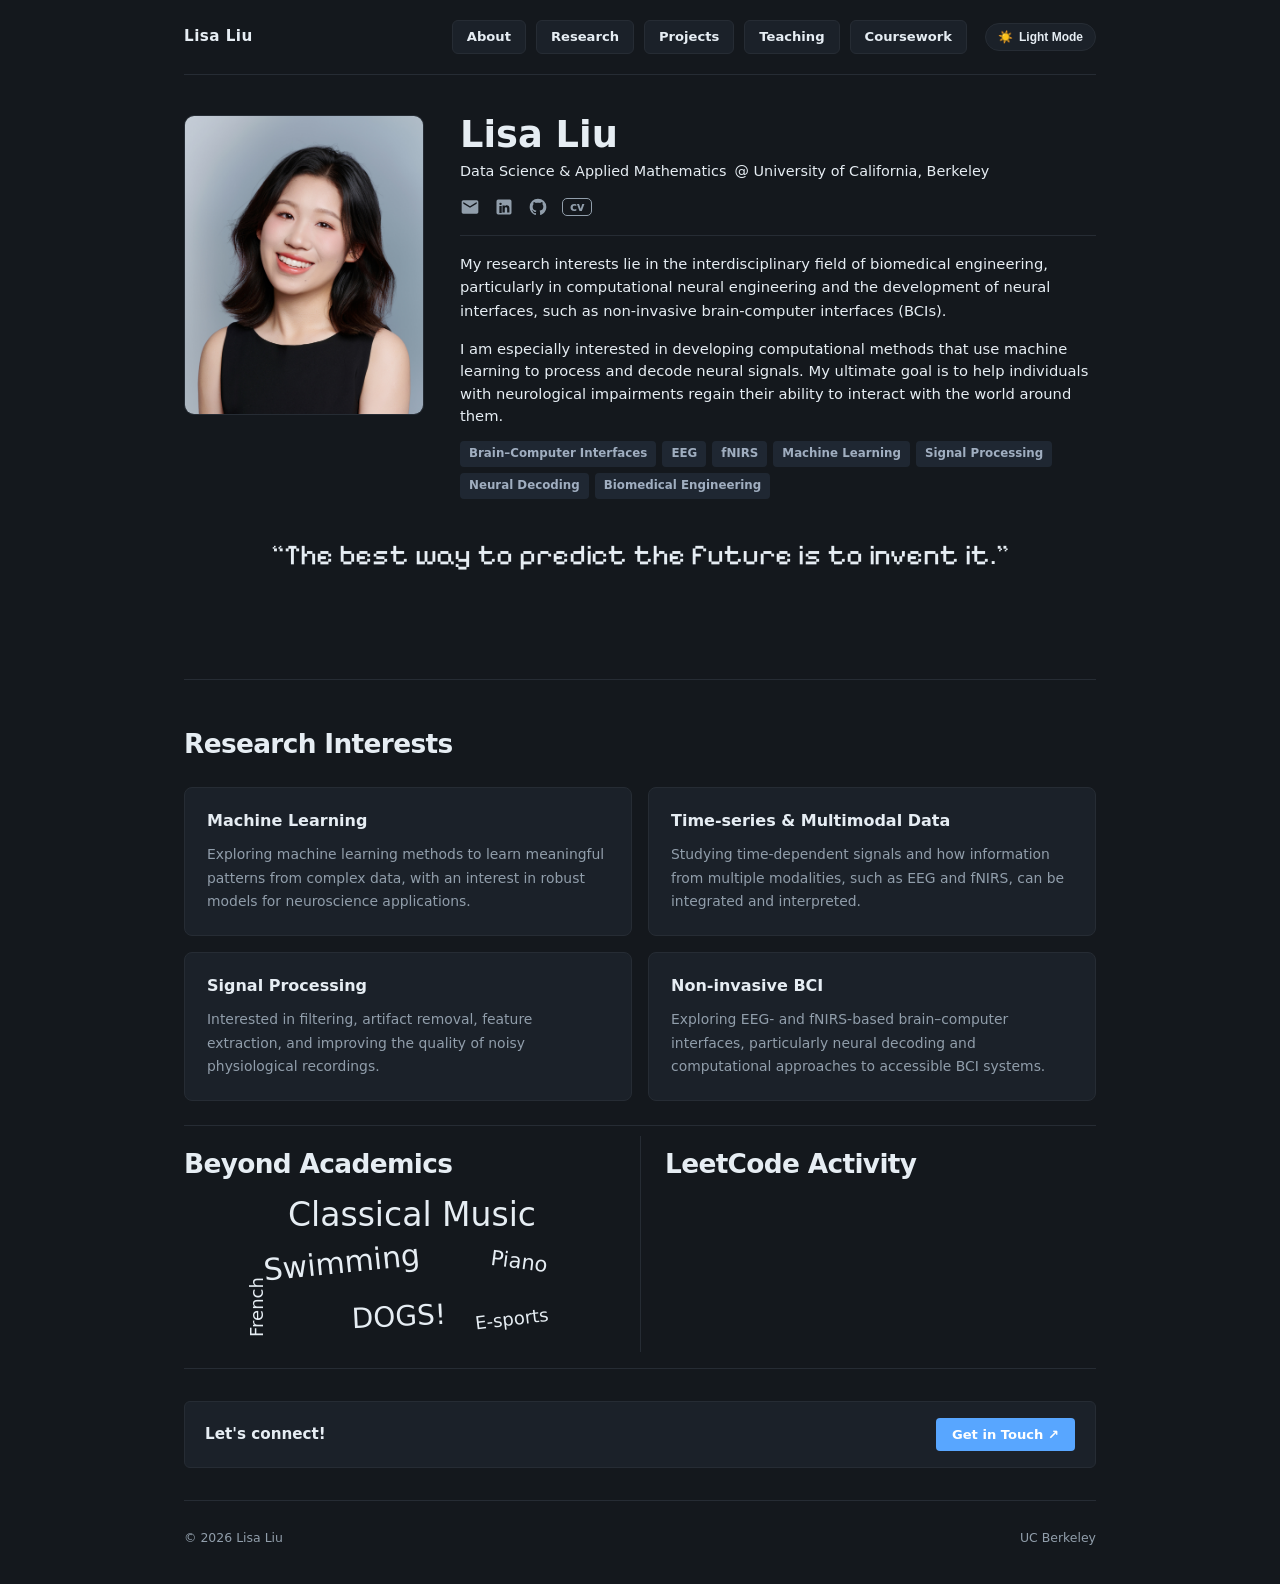
<file: index.html>
<!DOCTYPE html>
<html lang="en">
<head>
<meta charset="UTF-8">
<meta name="viewport" content="width=device-width, initial-scale=1.0">
<title>Lisa Liu — Home</title>
<link rel="stylesheet" href="style.css">
  <link href="https://fonts.googleapis.com/css2?family=Pixelify+Sans:wght@400;500&display=swap" rel="stylesheet">
</head>
<body>
  
<div class="container">
  <nav class="nav">
    <a class="brand" href="index.html">Lisa Liu</a>
    <div class="nav-right">
      <a class="nav-btn" href="index.html">About</a>
      <a class="nav-btn" href="research/">Research</a>
      <a class="nav-btn" href="projects/">Projects</a>
      <a class="nav-btn" href="teaching/">Teaching</a>
      <a class="nav-btn" href="coursework/">Coursework</a>
      <button id="theme-toggle" class="theme-toggle" type="button" aria-label="Toggle theme"><span id="toggle-icon">☀️</span><span id="toggle-text">Light Mode</span></button>
    </div>
  </nav>
  
  <header class="hero">
    <div class="hero-grid">
      <img class="profile-photo" src="photo.jpg" alt="Lisa Liu">
      <div class="hero-info">
        <h1>Lisa Liu</h1>
        <div class="meta-line">
<span class="institution">Data Science &amp; Applied Mathematics</span>
          @ University of California, Berkeley
</div>

        <div class="icon-links">
          
          <a href="mailto:lisaliu22@berkeley.edu" aria-label="Email" title="Email" class="icon-link">
            <svg width="20" height="20" viewBox="0 0 24 24" fill="currentColor"><path d="M20 4H4c-1.1 0-1.99.9-1.99 2L2 18c0 1.1.9 2 2 2h16c1.1 0 2-.9 2-2V6c0-1.1-.9-2-2-2zm0 4l-8 5-8-5V6l8 5 8-5v2z"/></svg>
          </a>
          
          <a href="https://www.linkedin.com/in/lisa-liu-810494393/" target="_blank" rel="noopener" aria-label="LinkedIn" title="LinkedIn" class="icon-link">
            <svg width="20" height="20" viewBox="0 0 24 24" fill="currentColor"><path d="M19 3a2 2 0 0 1 2 2v14a2 2 0 0 1-2 2H5a2 2 0 0 1-2-2V5a2 2 0 0 1 2-2h14m-.5 15.5v-5.3a3.26 3.26 0 0 0-3.26-3.26c-.85 0-1.84.52-2.28 1.3v-1.11h-2.79v8.37h2.79v-4.93c0-.77.62-1.4 1.39-1.4a1.4 1.4 0 0 1 1.4 1.4v4.93h2.75M6.46 10.9v8.37H9.25V10.9H6.46M7.86 6.75a1.45 1.45 0 1 0 0 2.9 1.45 1.45 0 0 0 0-2.9Z"/></svg>
          </a>
          
          <a href="https://github.com/lisa-liu-lls" target="_blank" rel="noopener" aria-label="GitHub" title="GitHub" class="icon-link">
            <svg width="20" height="20" viewBox="0 0 24 24" fill="currentColor"><path d="M12 2A10 10 0 0 0 2 12c0 4.42 2.87 8.17 6.84 9.5.5.08.66-.23.66-.5v-1.69c-2.77.6-3.36-1.34-3.36-1.34-.46-1.16-1.11-1.47-1.11-1.47-.91-.62.07-.6.07-.6 1 .07 1.53 1.03 1.53 1.03.87 1.52 2.34 1.07 2.91.83.1-.65.35-1.09.63-1.34-2.22-.25-4.55-1.11-4.55-4.92 0-1.11.38-2 1.03-2.71-.1-.25-.45-1.29.1-2.64 0 0 .84-.27 2.75 1.02.79-.22 1.65-.33 2.5-.33.85 0 1.71.11 2.5.33 1.91-1.29 2.75-1.02 2.75-1.02.55 1.35.2 2.39.1 2.64.65.71 1.03 1.6 1.03 2.71 0 3.82-2.34 4.66-4.57 4.91.36.31.69.92.69 1.85V21c0 .27.16.59.67.5C19.14 20.16 22 16.42 22 12A10 10 0 0 0 12 2Z"/></svg>
          </a>
          
          <a href="cv.pdf" target="_blank" rel="noopener" aria-label="CV" title="CV" class="icon-link">
            <span class="cv-badge">cv</span>
          </a>
        </div>

        <p class="about-text">
          My research interests lie in the interdisciplinary field of biomedical engineering, particularly in computational
          neural engineering and the development of neural interfaces, such as non-invasive brain-computer interfaces (BCIs).
        </p>
        
        <p>
          I am especially interested in developing computational methods that use machine learning to process and decode neural signals. My ultimate goal is to help individuals with neurological impairments regain their ability to interact with the world around them.
        </p>
        <div class="taglist">
          <span class="tag">Brain–Computer Interfaces</span>
          <span class="tag">EEG</span>
          <span class="tag">fNIRS</span>
          <span class="tag">Machine Learning</span>
          <span class="tag">Signal Processing</span>
          <span class="tag">Neural Decoding</span>
          <span class="tag">Biomedical Engineering</span>
        </div>
      </div>
    </div>
  
  <div class="about-quote">
  <div class="about-quote-text">
    “The best way to predict the future is to invent it.”
  </div>
  <div class="about-quote-author">— Alan Kay</div>
</div>
</header>
  
<main>
  <section class="interests" aria-labelledby="interests-title">
    <div class="section-heading">
      <h2 id="interests-title">Research Interests</h2>
    </div>

    <div class="interest-grid">
      <article class="interest-card">
        <h3>Machine Learning</h3>
        <p>Exploring machine learning methods to learn meaningful patterns from complex data, with an interest in robust models for neuroscience applications.</p>
      </article>

      <article class="interest-card">
        <h3>Time-series &amp; Multimodal Data</h3>
        <p>Studying time-dependent signals and how information from multiple modalities, such as EEG and fNIRS, can be integrated and interpreted.</p>
      </article>

      <article class="interest-card">
        <h3>Signal Processing</h3>
        <p>Interested in filtering, artifact removal, feature extraction, and improving the quality of noisy physiological recordings.</p>
      </article>

      <article class="interest-card">
        <h3>Non-invasive BCI</h3>
        <p>Exploring EEG- and fNIRS-based brain–computer interfaces, particularly neural decoding and computational approaches to accessible BCI systems.</p>
      </article>
    </div>
  </section>

  <hr style="border:none; border-top:1px solid var(--line); margin:16px 0 10px;">
  
<div class="interactive-boards">

    <section id="beyond-academics" class="personal-section">
        <h2>Beyond Academics</h2>
      
      <div class="smoke-cloud" id="smoke-cloud">
      <canvas id="smoke-canvas"></canvas>
      </div>
      
    </section>

    <section id="leetcode-activity" class="personal-section">
        <h2>LeetCode Activity</h2>

        <div id="leetcode-calendar"></div>
      
        <p id="leetcode-status"></p>

    </section>
</div>

  <hr style="border:none; border-top:1px solid var(--line); margin:16px 0 10px;">

   <div class="contact-strip">
    
    <div>
      <h3>Let's connect!</h3>
    </div>

    <a class="contact-btn" href="mailto:lisaliu22@berkeley.edu">
      Get in Touch ↗
    </a>
  </div>
</main>

<footer>
  <span>© 2026 Lisa Liu</span>
  <span>UC Berkeley</span>
</footer>

</div>
<script src="mode-toggle.js"></script>
<script src="smoke-cloud.js"></script>
<script src="quote-ani.js"></script>
<script src="./leetcode-calendar.js"></script>
</body>
</html>
</file>
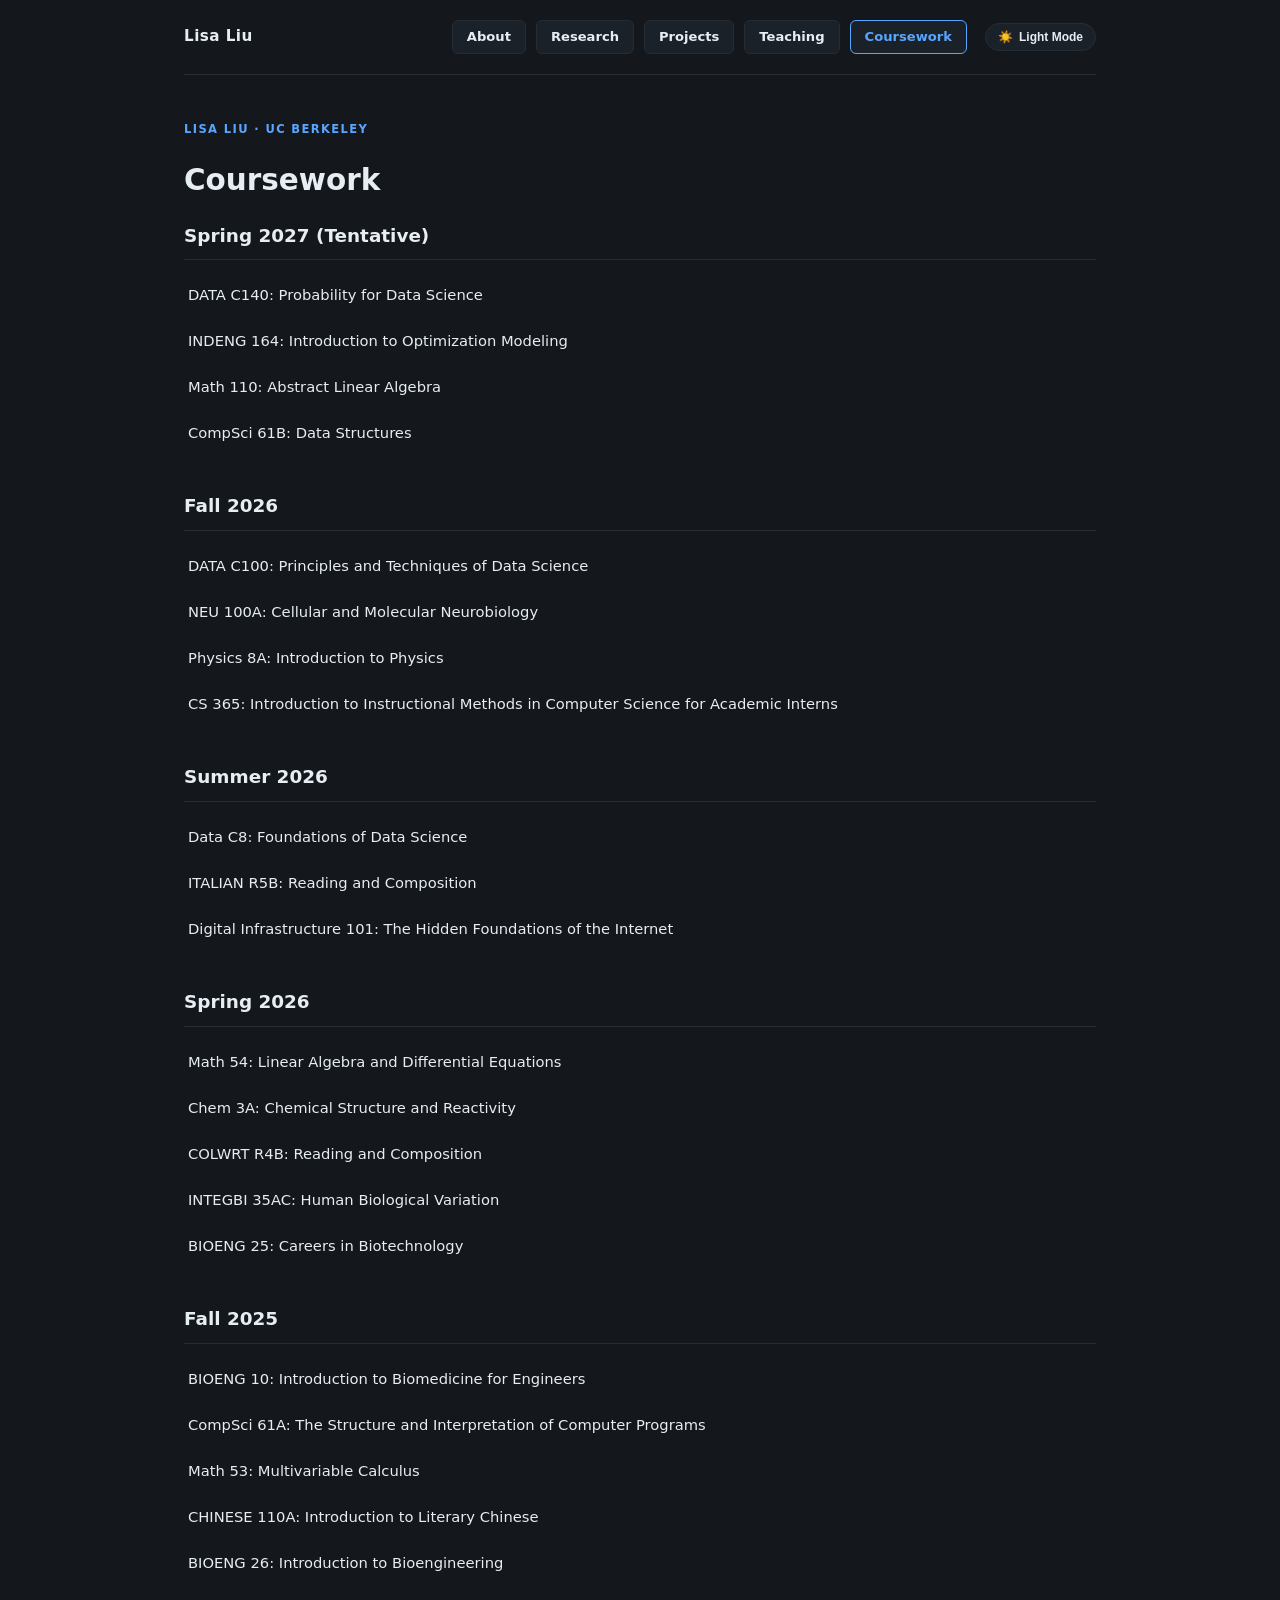
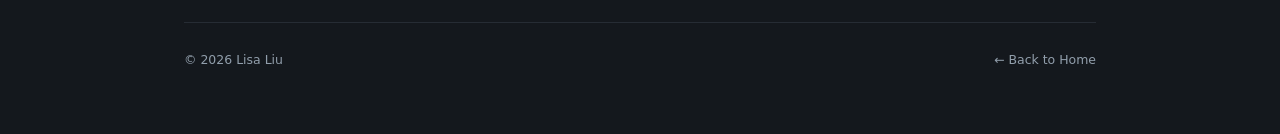
<file: coursework/index.html>
<!DOCTYPE html>
<html lang="en">
<head>
  <meta charset="UTF-8">
  <meta name="viewport" content="width=device-width, initial-scale=1.0">
  <title>Coursework — Lisa Liu</title>

  <style>
    :root {
      --bg: #14181d;
      --ink: #e6edf3;
      --muted: #919eab;
      --line: #262c34;
      --blue: #58a6ff;
      --soft: #1b2129;
      --font: Inter, ui-sans-serif, system-ui, -apple-system, BlinkMacSystemFont, "Segoe UI", sans-serif;
    }

    [data-theme="light"] {
      --bg: #f5f7f9;
      --ink: #1e293b;
      --muted: #64748b;
      --line: #e2e8f0;
      --blue: #2563eb;
      --soft: #eaeff4;
    }

    * {
      box-sizing: border-box;
    }

    html {
      scroll-behavior: smooth;
    }

    body {
      margin: 0;
      background-color: var(--bg);
      color: var(--ink);
      font-family: var(--font);
      line-height: 1.5;
      font-size: 0.92rem;
      transition: background-color 0.2s ease, color 0.2s ease;
    }

    a {
      color: inherit;
      text-decoration: none;
    }

    a:hover {
      color: var(--blue);
    }

    .container {
      max-width: 960px;
      margin: auto;
      padding: 0 24px;
    }

    .nav {
      padding: 20px 0;
      display: flex;
      justify-content: space-between;
      align-items: center;
      border-bottom: 1px solid var(--line);
    }

    .brand {
      font-size: 0.95rem;
      font-weight: 700;
      letter-spacing: 0.03em;
    }

    .nav-right {
      display: flex;
      align-items: center;
      gap: 10px;
      flex-wrap: wrap;
    }

    .nav-btn {
      background: var(--soft);
      color: var(--ink);
      border: 1px solid var(--line);
      padding: 6px 14px;
      border-radius: 6px;
      font-size: 0.82rem;
      font-weight: 600;
      transition: all 0.2s ease;
    }

    .nav-btn:hover,
    .nav-btn.active,
    .theme-toggle:hover {
      border-color: var(--blue);
      color: var(--blue);
    }

    .theme-toggle {
      background: var(--soft);
      color: var(--ink);
      border: 1px solid var(--line);
      padding: 6px 12px;
      border-radius: 16px;
      cursor: pointer;
      font-size: 0.75rem;
      font-weight: 600;
      display: flex;
      align-items: center;
      gap: 6px;
      margin-left: 8px;
      transition: all 0.2s ease;
    }

    .subpage {
      padding: 46px 0 28px;
      min-height: 55vh;
    }

    .page-eyebrow {
      font-size: 0.72rem;
      color: var(--blue);
      font-weight: 700;
      letter-spacing: 0.12em;
      text-transform: uppercase;
    }

    .coursework {
      width: 100%;
      margin: 0;
    }

    .semester {
      margin-bottom: 36px;
    }

    .semester-heading {
      border-bottom: 1px solid var(--line);
      padding-bottom: 10px;
      margin-bottom: 12px;
    }

    .semester-heading h2 {
      font-size: 1.15rem;
      margin: 0;
    }

    .course {
      padding: 12px 4px;
    }

    footer {
      padding: 28px 0 36px;
      color: var(--muted);
      font-size: 0.78rem;
      display: flex;
      justify-content: space-between;
      margin-top: 32px;
      border-top: 1px solid var(--line);
    }

    @media (max-width: 760px) {
      .nav {
        flex-direction: column;
        align-items: flex-start;
        gap: 14px;
      }

      .nav-right {
        width: 100%;
        justify-content: flex-start;
      }

      .subpage {
        padding-top: 32px;
      }
    }
  </style>
</head>

<body>
  <div class="container">
    <nav class="nav">
      <a class="brand" href="../index.html">Lisa Liu</a>

      <div class="nav-right">
        <a class="nav-btn" href="../index.html">About</a>
        <a class="nav-btn" href="../research/">Research</a>
        <a class="nav-btn" href="../projects/">Projects</a>
        <a class="nav-btn" href="../teaching/">Teaching</a>
        <a class="nav-btn active" href="./">Coursework</a>

        <button id="theme-toggle" class="theme-toggle" type="button">
          <span id="toggle-icon">☀️</span>
          <span id="toggle-text">Light Mode</span>
        </button>
      </div>
    </nav>

    <main class="subpage">
      <div class="page-eyebrow">LISA LIU · UC BERKELEY</div>
      <h1>Coursework</h1>

      <section class="coursework">
        <div class="semester">
          <div class="semester-heading">
            <h2>Spring 2027 (Tentative)</h2>
          </div>

          <div class="course">DATA C140: Probability for Data Science</div>
          <div class="course">INDENG 164: Introduction to Optimization Modeling</div>
          <div class="course">Math 110: Abstract Linear Algebra</div>
          <div class="course">CompSci 61B: Data Structures</div>
        </div>

        <div class="semester">
          <div class="semester-heading">
            <h2>Fall 2026</h2>
          </div>

          <div class="course">DATA C100: Principles and Techniques of Data Science</div>
          <div class="course">NEU 100A: Cellular and Molecular Neurobiology</div>
          <div class="course">Physics 8A: Introduction to Physics</div>
          <div class="course">CS 365: Introduction to Instructional Methods in Computer Science for Academic Interns</div>
        </div>

        <div class="semester">
          <div class="semester-heading">
            <h2>Summer 2026</h2>
          </div>

          <div class="course">Data C8: Foundations of Data Science</div>
          <div class="course">ITALIAN R5B: Reading and Composition</div>
          <div class="course">Digital Infrastructure 101: The Hidden Foundations of the Internet</div>
        </div>

        <div class="semester">
          <div class="semester-heading">
            <h2>Spring 2026</h2>
          </div>

          <div class="course">Math 54: Linear Algebra and Differential Equations</div>
          <div class="course">Chem 3A: Chemical Structure and Reactivity</div>
          <div class="course">COLWRT R4B: Reading and Composition</div>
          <div class="course">INTEGBI 35AC: Human Biological Variation</div>
          <div class="course">BIOENG 25: Careers in Biotechnology</div>
        </div>

        <div class="semester">
          <div class="semester-heading">
            <h2>Fall 2025</h2>
          </div>

          <div class="course">BIOENG 10: Introduction to Biomedicine for Engineers</div>
          <div class="course">CompSci 61A: The Structure and Interpretation of Computer Programs</div>
          <div class="course">Math 53: Multivariable Calculus</div>
          <div class="course">CHINESE 110A: Introduction to Literary Chinese</div>
          <div class="course">BIOENG 26: Introduction to Bioengineering</div>
        </div>

        <footer>
          <span>© 2026 Lisa Liu</span>
          <span><a href="../index.html">← Back to Home</a></span>
        </footer>
      </section>
    </main>
  </div>

  <script>
    const root = document.documentElement;
    const toggleBtn = document.getElementById('theme-toggle');
    const toggleText = document.getElementById('toggle-text');
    const toggleIcon = document.getElementById('toggle-icon');

    if (localStorage.getItem('theme') === 'light') {
      root.setAttribute('data-theme', 'light');
    }

    function updateToggleUI() {
      const isLight = root.getAttribute('data-theme') === 'light';
      toggleText.textContent = isLight ? 'Dark Mode' : 'Light Mode';
      toggleIcon.textContent = isLight ? '🌙' : '☀️';
    }

    updateToggleUI();

    toggleBtn.addEventListener('click', function () {
      const isLight = root.getAttribute('data-theme') === 'light';

      if (isLight) {
        root.removeAttribute('data-theme');
        localStorage.setItem('theme', 'dark');
      } else {
        root.setAttribute('data-theme', 'light');
        localStorage.setItem('theme', 'light');
      }

      updateToggleUI();
    });
  </script>
</body>
</html>
</file>
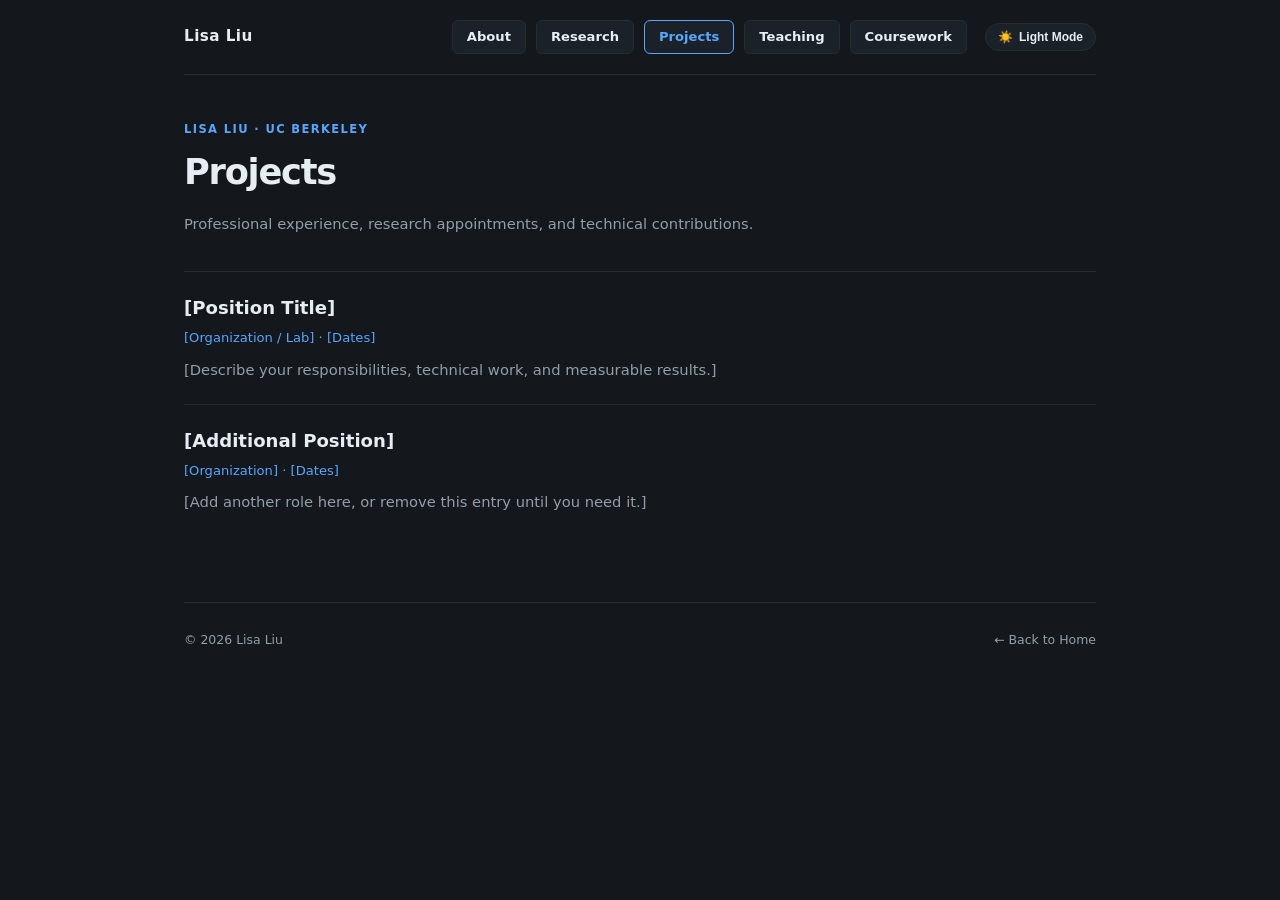
<file: experience/index.html>
<!DOCTYPE html>
<html lang="en"><head><meta charset="UTF-8"><meta name="viewport" content="width=device-width, initial-scale=1.0"><title>Projects — Lisa Liu</title><style>
:root {
  --bg: #14181d;
  --ink: #e6edf3;
  --muted: #919eab;
  --line: #262c34;
  --blue: #58a6ff;
  --soft: #1b2129;
  --tag-bg: #1f2732;
  --tag-text: #a0aec0;
  --font: Inter, ui-sans-serif, system-ui, -apple-system, BlinkMacSystemFont, "Segoe UI", sans-serif;
}

[data-theme="light"] {
  --bg: #f5f7f9;
  --ink: #1e293b;
  --muted: #64748b;
  --line: #e2e8f0;
  --blue: #2563eb;
  --soft: #eaeff4;
  --tag-bg: #e2e8f0;
  --tag-text: #475569;
}

*{box-sizing:border-box}
html{scroll-behavior:smooth}
body {
  margin: 0;
  background-color: var(--bg);
  color: var(--ink);
  font-family: var(--font);
  line-height: 1.5;
  font-size: 0.92rem;
  transition: background-color 0.2s ease, color 0.2s ease;
}
a{color:inherit;text-decoration:none}
a:hover{color:var(--blue)}

.container{max-width:960px;margin:auto;padding:0 24px}

.nav{padding:20px 0;display:flex;justify-content:space-between;align-items:center;border-bottom:1px solid var(--line)}
.brand{font-size:.95rem;font-weight:700;letter-spacing:.03em}
.nav-right{display:flex;align-items:center;gap:10px;flex-wrap:wrap}

.nav-btn{
  background:var(--soft);
  color:var(--ink);
  border:1px solid var(--line);
  padding:6px 14px;
  border-radius:6px;
  font-size:.82rem;
  font-weight:600;
  transition:all 0.2s ease;
}
.nav-btn:hover, .nav-btn.active{
  border-color:var(--blue);
  color:var(--blue);
}

.theme-toggle{
  background:var(--soft);
  color:var(--ink);
  border:1px solid var(--line);
  padding:6px 12px;
  border-radius:16px;
  cursor:pointer;
  font-size:.75rem;
  font-weight:600;
  display:flex;
  align-items:center;
  gap:6px;
  margin-left:8px;
  transition:all 0.2s ease;
}
.theme-toggle:hover{border-color:var(--blue);color:var(--blue)}

.hero{padding:40px 0 32px;border-bottom:1px solid var(--line)}
.hero-grid{display:grid;grid-template-columns:240px 1fr;gap:36px;align-items:start}

.profile-photo{
  width:100%;
  height:300px;
  border-radius:10px;
  object-fit:cover;
  border:1px solid var(--line);
  background:var(--soft);
}

.hero-info h1{font-size:2.3rem;line-height:1.1;font-weight:700;margin:0 0 6px}
.meta-line{display:flex;align-items:center;gap:8px;margin-bottom:14px;font-size:0.9rem;flex-wrap:wrap}
.institution{font-weight:650;color:var(--ink)}
.degree{color:var(--muted)}

/* Icon Links Row */
.icon-links{display:flex;align-items:center;gap:14px;margin-bottom:18px}
.icon-link{color:var(--muted);display:inline-flex;align-items:center;justify-content:center;transition:color 0.2s ease}
.icon-link:hover{color:var(--blue)}
.cv-badge{
  font-size:0.75rem;
  font-weight:700;
  text-transform:lowercase;
  border:1.8px solid currentColor;
  border-radius:5px;
  padding:1px 7px;
  line-height:1.2;
  letter-spacing:-0.02em;
}

.about-text{
  color:var(--muted);
  font-size:0.92rem;
  line-height:1.6;
  margin:0 0 16px;
  border-top:1px solid var(--line);
  padding-top:16px;
}

.taglist{display:flex;flex-wrap:wrap;gap:6px}
.tag{background:var(--tag-bg);color:var(--tag-text);padding:4px 9px;border-radius:4px;font-size:.74rem;font-weight:600}

.contact-strip{background:var(--soft);border:1px solid var(--line);border-radius:6px;padding:16px 20px;display:flex;justify-content:space-between;align-items:center;margin-top:32px;gap:16px}
.contact-strip h3{margin:0;font-size:.95rem;font-weight:650}
.contact-btn{background:var(--blue);color:#fff;padding:7px 16px;border-radius:4px;font-weight:600;font-size:0.82rem;white-space:nowrap}
.contact-btn:hover{opacity:0.9;color:#fff}

footer{padding:28px 0 36px;color:var(--muted);font-size:.78rem;display:flex;justify-content:space-between;margin-top:32px;border-top:1px solid var(--line)}

@media(max-width:760px){
  .hero-grid{grid-template-columns:1fr;gap:20px}
  .profile-photo{height:240px;width:200px}
  .nav{flex-direction:column;align-items:flex-start;gap:14px}
  .nav-right{width:100%;justify-content:flex-start}
  .contact-strip{flex-direction:column;align-items:flex-start}
}

/* Shared page and research-interest components */
.interests{padding:36px 0 8px}
.section-heading{margin-bottom:24px}
.section-kicker{color:var(--blue);font-size:.72rem;font-weight:700;letter-spacing:.12em}
.section-heading h2{font-size:1.65rem;letter-spacing:-.025em;margin:8px 0 8px}
.section-heading p{color:var(--muted);margin:0;max-width:720px;line-height:1.7}
.interest-grid{display:grid;grid-template-columns:repeat(2,minmax(0,1fr));gap:16px}
.interest-card{background:var(--soft);border:1px solid var(--line);border-radius:8px;padding:21px 22px}
.interest-card h3{font-size:1rem;margin:0 0 10px;font-weight:650}
.interest-card p{font-size:.87rem;color:var(--muted);line-height:1.7;margin:0}
.subpage{padding:46px 0 28px;min-height:55vh}
.page-eyebrow{font-size:.72rem;color:var(--blue);font-weight:700;letter-spacing:.12em;text-transform:uppercase}
.subpage h1{font-size:2.2rem;letter-spacing:-.035em;margin:8px 0 12px}
.page-lead{max-width:720px;color:var(--muted);margin:0 0 35px;line-height:1.7}
.page-card{padding:22px 0;border-top:1px solid var(--line)}
.page-card h2{font-size:1.13rem;margin:0 0 7px}
.page-card p{color:var(--muted);margin:0;line-height:1.7}
.page-card .meta{font-size:.82rem;color:var(--blue);margin-bottom:9px}
.page-card ul{color:var(--muted);padding-left:20px;line-height:1.8}
.page-card ul li{margin-bottom:5px}
@media(max-width:760px){.interest-grid{grid-template-columns:1fr}.subpage{padding-top:32px}}

</style></head>
<body><div class="container">
  <nav class="nav">
    <a class="brand" href="../index.html">Lisa Liu</a>
    <div class="nav-right">
      <a class="nav-btn" href="../index.html">About</a>
      <a class="nav-btn" href="../research/">Research</a>
      <a class="nav-btn active" href="../experience/" aria-current="page">Projects</a>
      <a class="nav-btn" href="../teaching/">Teaching</a>
      <a class="nav-btn" href="../coursework/">Coursework</a>
      <button id="theme-toggle" class="theme-toggle" type="button" aria-label="Toggle theme"><span id="toggle-icon">☀️</span><span id="toggle-text">Light Mode</span></button>
    </div>
  </nav>
<main class="subpage"><div class="page-eyebrow">Lisa Liu · UC Berkeley</div><h1>Projects</h1><p class="page-lead">Professional experience, research appointments, and technical contributions.</p><article class="page-card"><h2>[Position Title]</h2><div class="meta">[Organization / Lab] · [Dates]</div><p>[Describe your responsibilities, technical work, and measurable results.]</p></article>
<article class="page-card"><h2>[Additional Position]</h2><div class="meta">[Organization] · [Dates]</div><p>[Add another role here, or remove this entry until you need it.]</p></article></main>
<footer><span>© 2026 Lisa Liu</span><span><a href="../index.html">← Back to Home</a></span></footer>
</div><script>
  if (localStorage.getItem('theme') === 'light') {
    document.documentElement.setAttribute('data-theme', 'light');
  }
  const toggleBtn = document.getElementById('theme-toggle');
  const toggleText = document.getElementById('toggle-text');
  const toggleIcon = document.getElementById('toggle-icon');

  function updateToggleUI() {
    const isLight = document.documentElement.getAttribute('data-theme') === 'light';
    toggleText.textContent = isLight ? 'Dark Mode' : 'Light Mode';
    toggleIcon.textContent = isLight ? '🌙' : '☀️';
  }
  updateToggleUI();

  if (toggleBtn) {
    toggleBtn.addEventListener('click', function() {
      const isLight = document.documentElement.getAttribute('data-theme') === 'light';
      if (isLight) {
        document.documentElement.removeAttribute('data-theme');
        localStorage.setItem('theme', 'dark');
      } else {
        document.documentElement.setAttribute('data-theme', 'light');
        localStorage.setItem('theme', 'light');
      }
      updateToggleUI();
    });
  }
</script></body></html>
</file>
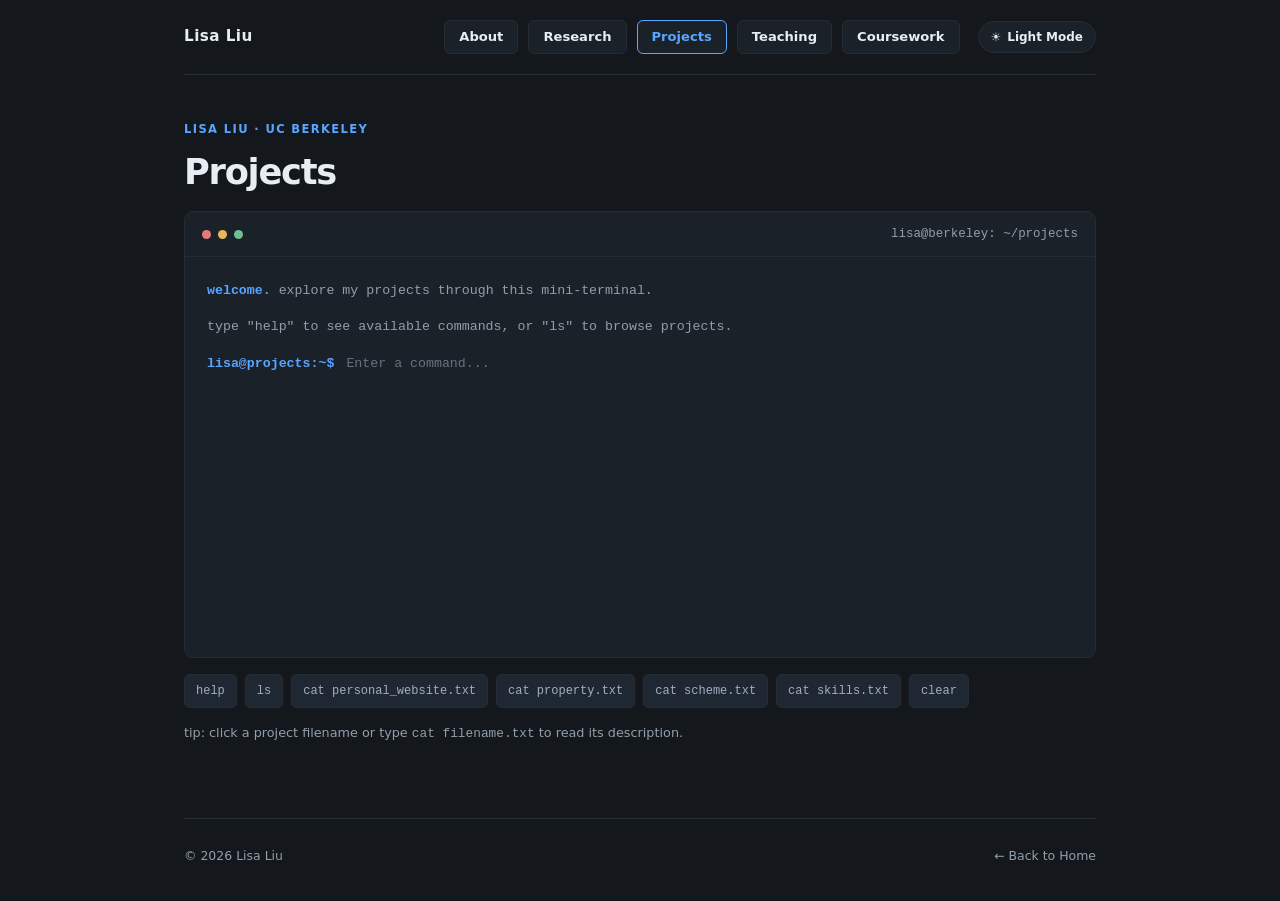
<file: projects/index.html>
<!DOCTYPE html>
<html lang="en">
<head>
<meta charset="UTF-8">
<meta name="viewport" content="width=device-width, initial-scale=1.0">
<title>Projects — Lisa Liu</title>

<style>
:root {
  --bg: #14181d;
  --ink: #e6edf3;
  --muted: #919eab;
  --line: #262c34;
  --blue: #58a6ff;
  --soft: #1b2129;
  --tag-bg: #1f2732;
  --tag-text: #a0aec0;
  --font: Inter, ui-sans-serif, system-ui,
          -apple-system, BlinkMacSystemFont,
          "Segoe UI", sans-serif;
}

[data-theme="light"] {
  --bg: #f5f7f9;
  --ink: #1e293b;
  --muted: #64748b;
  --line: #e2e8f0;
  --blue: #2563eb;
  --soft: #eaeff4;
  --tag-bg: #e2e8f0;
  --tag-text: #475569;
}

* { box-sizing: border-box; }

html { scroll-behavior: smooth; }

body {
  margin: 0;
  background: var(--bg);
  color: var(--ink);
  font-family: var(--font);
  line-height: 1.5;
  font-size: .92rem;
  transition: background-color .2s, color .2s;
}

a {
  color: inherit;
  text-decoration: none;
}

a:hover { color: var(--blue); }

button, input { font: inherit; }

.container {
  max-width: 960px;
  margin: auto;
  padding: 0 24px;
}

.nav {
  padding: 20px 0;
  display: flex;
  justify-content: space-between;
  align-items: center;
  border-bottom: 1px solid var(--line);
}

.brand {
  font-size: .95rem;
  font-weight: 700;
  letter-spacing: .03em;
}

.nav-right {
  display: flex;
  align-items: center;
  gap: 10px;
  flex-wrap: wrap;
}

.nav-btn {
  background: var(--soft);
  color: var(--ink);
  border: 1px solid var(--line);
  padding: 6px 14px;
  border-radius: 6px;
  font-size: .82rem;
  font-weight: 600;
  transition: all .2s ease;
}

.nav-btn:hover,
.nav-btn.active {
  border-color: var(--blue);
  color: var(--blue);
}

.theme-toggle {
  background: var(--soft);
  color: var(--ink);
  border: 1px solid var(--line);
  padding: 6px 12px;
  border-radius: 16px;
  cursor: pointer;
  font-size: .75rem;
  font-weight: 600;
  display: flex;
  align-items: center;
  gap: 6px;
  margin-left: 8px;
}

.theme-toggle:hover {
  border-color: var(--blue);
  color: var(--blue);
}


.subpage {
  padding: 46px 0 28px;
  min-height: 55vh;
}

.page-eyebrow {
  font-size: .72rem;
  color: var(--blue);
  font-weight: 700;
  letter-spacing: .12em;
  text-transform: uppercase;
}

.subpage h1 {
  font-size: 2.2rem;
  letter-spacing: -.035em;
  margin: 8px 0 12px;
}

.page-lead {
  max-width: 720px;
  color: var(--muted);
  margin: 0 0 35px;
  line-height: 1.7;
}


.terminal {
  background: var(--soft);
  border: 1px solid var(--line);
  border-radius: 9px;
  overflow: hidden;
}

.terminal-header {
  display: flex;
  justify-content: space-between;
  align-items: center;
  padding: 13px 17px;
  border-bottom: 1px solid var(--line);
  gap: 12px;
}

.terminal-title {
  font-family: ui-monospace, SFMono-Regular,
               Menlo, Consolas, monospace;
  font-size: .78rem;
  color: var(--muted);
}

.terminal-dots {
  display: flex;
  gap: 7px;
}

.dot {
  width: 9px;
  height: 9px;
  border-radius: 50%;
  background: var(--line);
}

.dot:first-child { background: #e57b78; }
.dot:nth-child(2) { background: #e6b65c; }
.dot:nth-child(3) { background: #70bd91; }

.terminal-body {
  padding: 22px;
  height: 400px;
  overflow-y: auto;
  font-family: ui-monospace, SFMono-Regular,
               Menlo, Consolas, monospace;
  font-size: .83rem;
  line-height: 1.8;
  overflow-wrap: anywhere;
}

.terminal-output {
  white-space: pre-wrap;
}

.terminal-line {
  margin-bottom: 12px;
}

.prompt {
  color: var(--blue);
  font-weight: 600;
}

.muted { color: var(--muted); }

.command-line {
  display: flex;
  align-items: center;
  gap: 10px;
}

.command-input {
  background: transparent;
  color: var(--ink);
  border: none;
  outline: none;
  flex: 1;
  min-width: 0;
  font-family: inherit;
  font-size: inherit;
  caret-color: var(--blue);
}

.command-input::placeholder {
  color: var(--muted);
  opacity: .65;
}

.file-link {
  display: block;
  width: fit-content;
  color: var(--blue);
  cursor: pointer;
  padding: 2px 0;
  background: none;
  border: none;
  text-align: left;
  font-family: inherit;
  font-size: inherit;
}

.file-link:hover {
  text-decoration: underline;
}

.terminal-help {
  color: var(--muted);
  font-size: .8rem;
  margin-top: 14px;
  line-height: 1.7;
}

.quick-commands {
  display: flex;
  flex-wrap: wrap;
  gap: 8px;
  margin-top: 16px;
}

.quick-btn {
  background: var(--tag-bg);
  color: var(--tag-text);
  border: 1px solid var(--line);
  border-radius: 5px;
  padding: 7px 11px;
  font-size: .75rem;
  font-family: ui-monospace, SFMono-Regular,
               Menlo, Consolas, monospace;
  cursor: pointer;
}

.quick-btn:hover {
  color: var(--blue);
  border-color: var(--blue);
}


footer {
  padding: 28px 0 36px;
  color: var(--muted);
  font-size: .78rem;
  display: flex;
  justify-content: space-between;
  margin-top: 32px;
  border-top: 1px solid var(--line);
}

@media(max-width:760px) {
  .nav {
    flex-direction: column;
    align-items: flex-start;
    gap: 14px;
  }

  .nav-right {
    width: 100%;
    justify-content: flex-start;
  }

  .subpage { padding-top: 32px; }

  .terminal-body { padding: 16px; }

  .terminal-header { padding: 12px; }
}
</style>
</head>

<body>
<div class="container">

<nav class="nav">
  <a class="brand" href="../index.html">Lisa Liu</a>

  <div class="nav-right">
    <a class="nav-btn" href="../index.html">About</a>
    <a class="nav-btn" href="../research/">Research</a>
    <a class="nav-btn active"
       href="../projects/"
       aria-current="page">Projects</a>
    <a class="nav-btn" href="../teaching/">Teaching</a>
    <a class="nav-btn" href="../coursework/">Coursework</a>

    <button id="theme-toggle"
            class="theme-toggle"
            type="button"
            aria-label="Toggle theme">
      <span id="toggle-icon">☀️</span>
      <span id="toggle-text">Light Mode</span>
    </button>
  </div>
</nav>

<main class="subpage">

  <div class="page-eyebrow">
    Lisa Liu · UC Berkeley
  </div>

  <h1>Projects</h1>


  <section class="terminal"
           aria-label="Interactive projects terminal">

    <div class="terminal-header">
      <div class="terminal-dots">
        <span class="dot"></span>
        <span class="dot"></span>
        <span class="dot"></span>
      </div>

      <span class="terminal-title">
        lisa@berkeley: ~/projects
      </span>
    </div>

    <div class="terminal-body" id="terminal-body">

      <div class="terminal-line">
        <span class="prompt">welcome.</span>
        <span class="muted">
          explore my projects through this mini-terminal.
        </span>
      </div>

      <div class="terminal-line muted">
        type "help" to see available commands,
        or "ls" to browse projects.
      </div>

      <div id="terminal-history"
           class="terminal-output"
           aria-live="polite"></div>

      <form id="command-form"
            class="command-line"
            autocomplete="off">

        <label for="command-input"
               class="prompt">
          lisa@projects:~$
        </label>

        <input
          id="command-input"
          class="command-input"
          type="text"
          placeholder="Enter a command..."
          aria-label="Terminal command"
          spellcheck="false"
          autocomplete="off"
        >

      </form>

    </div>
  </section>

  <div class="quick-commands">
    <button class="quick-btn"
            data-command="help">help</button>

    <button class="quick-btn"
            data-command="ls">ls</button>
    
    <button class="quick-btn"
            data-command="cat personal_website.txt">
      cat personal_website.txt
    </button>

    <button class="quick-btn"
            data-command="cat property.txt">
      cat property.txt
    </button>

    <button class="quick-btn"
            data-command="cat scheme.txt">
      cat scheme.txt
    </button>

    <button class="quick-btn"
            data-command="cat skills.txt">
      cat skills.txt
    </button>

    <button class="quick-btn"
            data-command="clear">clear</button>
  </div>

  <p class="terminal-help">
    tip: click a project filename or type
    <code>cat filename.txt</code> to read its description.
  </p>

</main>

<footer>
  <span>© 2026 Lisa Liu</span>
  <span>
    <a href="../index.html">← Back to Home</a>
  </span>
</footer>

</div>

<script>

if (localStorage.getItem("theme") === "light") {
  document.documentElement.setAttribute(
    "data-theme", "light"
  );
}

const toggleBtn = document.getElementById("theme-toggle");
const toggleText = document.getElementById("toggle-text");
const toggleIcon = document.getElementById("toggle-icon");

function updateToggleUI() {
  const isLight =
    document.documentElement.getAttribute("data-theme")
    === "light";

  toggleText.textContent =
    isLight ? "Dark Mode" : "Light Mode";

  toggleIcon.textContent =
    isLight ? "🌙" : "☀️";
}

updateToggleUI();

toggleBtn.addEventListener("click", () => {
  const isLight =
    document.documentElement.getAttribute("data-theme")
    === "light";

  if (isLight) {
    document.documentElement.removeAttribute("data-theme");
    localStorage.setItem("theme", "dark");
  } else {
    document.documentElement.setAttribute(
      "data-theme", "light"
    );
    localStorage.setItem("theme", "light");
  }

  updateToggleUI();
});

const projects = {
  "personal_website.txt": {
    title: "my personal website (2026)",
    description:
`hooray! you're exploring the very project you're reading about! 
 · this website is developed using html5, css3, and javascript. 
 · built an interactive terminal interface!
 thank you for checking it out!`
  },
    
  "property.txt": {
    title: "housing price prediction model (2026)",
    description:
`machine learning & regression & data analysis

· developed an end-to-end machine learning pipeline for residential property valuation using cook county housing data.
· performed exploratory data analysis and feature engineering, including data cleaning, numerical transformations, and one-hot encoding of categorical variables.
· trained an ols regression model to predict property sale prices.
· evaluated predictive performance using rmse and analyzed model errors across different property price ranges.

tools: python, numPy, polars,
scikit-learn, seaborn, matplotlib.`
  },

  "scheme.txt": {
    title: "scheme interpreter (2025)",
    description:
`developed a python-based interpreter for a subset of the scheme programming language, 
 supporting lambda expressions and user-defined functions.

· supported lambda expressions, function application, and lexical scoping.
· managed variable bindings and execution environments to support user-defined procedures.

working on this project deepened my understanding
of abstraction and the design of interpreters.`
  },

  "skills.txt": {
    title: "skills",
    description:
`
· programming: python, sql, java, matlab, go, latex
· machine learning: regularization, feature engineering, ccikit-learn, hyperparameter tuning
· data analysis: data cleaning, data visualization, hypothesis testing
· software and tools: Cinema4D (CAD), NumPy, seaborn, GIS, AQuA, Origin
· wet lab: transduction, media change
· languages: english, mandarin, french`
  }
};

const historyElement =
  document.getElementById("terminal-history");

const terminalBody =
  document.getElementById("terminal-body");

const commandForm =
  document.getElementById("command-form");

const commandInput =
  document.getElementById("command-input");

const commandHistory = [];
let historyIndex = 0;

function addLine(content, className = "") {
  const line = document.createElement("div");
  line.className = "terminal-line " + className;
  line.textContent = content;
  historyElement.appendChild(line);
  scrollToBottom();
}

function scrollToBottom() {
  terminalBody.scrollTop = terminalBody.scrollHeight;
}

function showFiles() {
  const container = document.createElement("div");
  container.className = "terminal-line";

  Object.keys(projects).forEach(filename => {
    const button = document.createElement("button");
    button.type = "button";
    button.className = "file-link";
    button.textContent = filename;

    button.addEventListener("click", () => {
      executeCommand("cat " + filename);
    });

    container.appendChild(button);
  });

  historyElement.appendChild(container);
  scrollToBottom();
}

function runCommand(command) {
  const normalized = command.trim().toLowerCase();

  if (normalized === "help") {
    addLine(
`available commands:

help                        show available commands
ls                          list projects
cat personal_website.txt    my personal website
cat property.txt            housing price prediction model
cat scheme.txt              scheme interpreter
cat skills.txt              view technical skills
clear                       clear terminal output

Click any filename to open its description.`
    );
    return;
  }
  

  if (normalized === "ls") {
    showFiles();
    return;
  }

  if (normalized === "clear") {
    historyElement.replaceChildren();
    return;
  }

  if (normalized.startsWith("cat ")) {
    const filename = normalized.slice(4).trim();
    const project = projects[filename];

    if (project) {
      addLine(
        project.title + "\n\n" + project.description
      );
    } else {
      addLine("cat: " + filename + ": No such file");
    }
    return;
  }

  if (normalized === "") return;

  addLine(
    "Command not found: " + command +
    '\nType "help" for available commands.'
  );
}

function executeCommand(command) {
  const trimmed = command.trim();

  if (!trimmed) return;

  if (trimmed.toLowerCase() === "clear") {
    runCommand(trimmed);
  } else {
    addLine("lisa@projects:~$ " + trimmed, "prompt");
    runCommand(trimmed);
  }

  commandHistory.push(trimmed);
  historyIndex = commandHistory.length;

  commandInput.value = "";
  commandInput.focus();
}

commandForm.addEventListener("submit", event => {
  event.preventDefault();
  executeCommand(commandInput.value);
});

commandInput.addEventListener("keydown", event => {
  if (event.key === "ArrowUp") {
    event.preventDefault();

    if (historyIndex > 0) {
      historyIndex--;
    }

    commandInput.value =
      commandHistory[historyIndex] || "";
  }

  if (event.key === "ArrowDown") {
    event.preventDefault();

    if (historyIndex < commandHistory.length) {
      historyIndex++;
    }

    commandInput.value =
      commandHistory[historyIndex] || "";
  }
});

document.querySelectorAll("[data-command]")
  .forEach(button => {
    button.addEventListener("click", () => {
      executeCommand(button.dataset.command);
    });
  });

terminalBody.addEventListener("click", event => {
  if (
    event.target === terminalBody ||
    event.target === historyElement
  ) {
    commandInput.focus();
  }
});
  
</script>
</body>
</html>
</file>
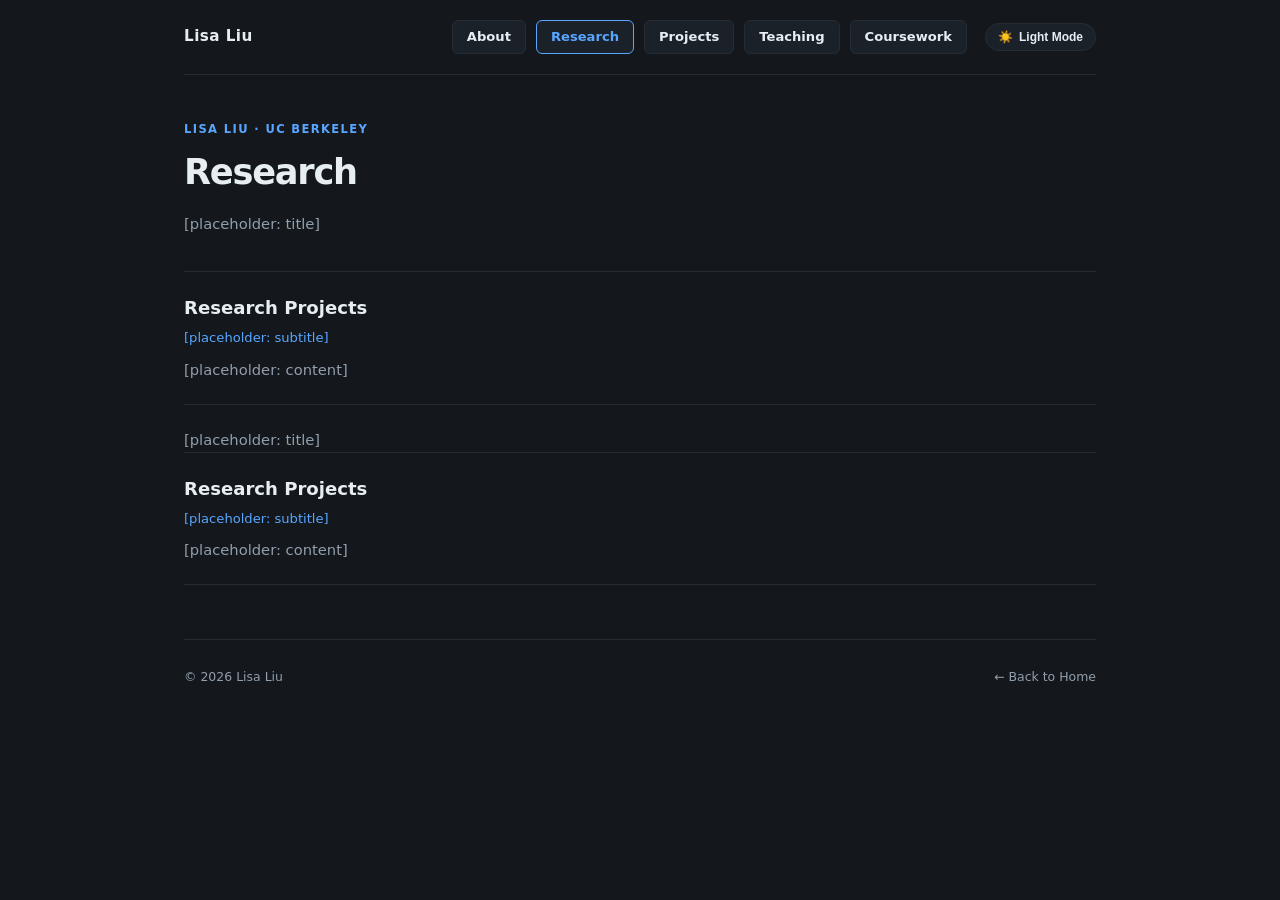
<file: research/index.html>
<!DOCTYPE html>
<html lang="en"><head><meta charset="UTF-8"><meta name="viewport" content="width=device-width, initial-scale=1.0"><title>Research — Lisa Liu</title><style>
:root {
  --bg: #14181d;
  --ink: #e6edf3;
  --muted: #919eab;
  --line: #262c34;
  --blue: #58a6ff;
  --soft: #1b2129;
  --tag-bg: #1f2732;
  --tag-text: #a0aec0;
  --font: Inter, ui-sans-serif, system-ui, -apple-system, BlinkMacSystemFont, "Segoe UI", sans-serif;
}

[data-theme="light"] {
  --bg: #f5f7f9;
  --ink: #1e293b;
  --muted: #64748b;
  --line: #e2e8f0;
  --blue: #2563eb;
  --soft: #eaeff4;
  --tag-bg: #e2e8f0;
  --tag-text: #475569;
}

*{box-sizing:border-box}
html{scroll-behavior:smooth}
body {
  margin: 0;
  background-color: var(--bg);
  color: var(--ink);
  font-family: var(--font);
  line-height: 1.5;
  font-size: 0.92rem;
  transition: background-color 0.2s ease, color 0.2s ease;
}
a{color:inherit;text-decoration:none}
a:hover{color:var(--blue)}

.container{max-width:960px;margin:auto;padding:0 24px}

.nav{padding:20px 0;display:flex;justify-content:space-between;align-items:center;border-bottom:1px solid var(--line)}
.brand{font-size:.95rem;font-weight:700;letter-spacing:.03em}
.nav-right{display:flex;align-items:center;gap:10px;flex-wrap:wrap}

.nav-btn{
  background:var(--soft);
  color:var(--ink);
  border:1px solid var(--line);
  padding:6px 14px;
  border-radius:6px;
  font-size:.82rem;
  font-weight:600;
  transition:all 0.2s ease;
}
.nav-btn:hover, .nav-btn.active{
  border-color:var(--blue);
  color:var(--blue);
}

.theme-toggle{
  background:var(--soft);
  color:var(--ink);
  border:1px solid var(--line);
  padding:6px 12px;
  border-radius:16px;
  cursor:pointer;
  font-size:.75rem;
  font-weight:600;
  display:flex;
  align-items:center;
  gap:6px;
  margin-left:8px;
  transition:all 0.2s ease;
}
.theme-toggle:hover{border-color:var(--blue);color:var(--blue)}

.hero{padding:40px 0 32px;border-bottom:1px solid var(--line)}
.hero-grid{display:grid;grid-template-columns:240px 1fr;gap:36px;align-items:start}

.profile-photo{
  width:100%;
  height:300px;
  border-radius:10px;
  object-fit:cover;
  border:1px solid var(--line);
  background:var(--soft);
}

.hero-info h1{font-size:2.3rem;line-height:1.1;font-weight:700;margin:0 0 6px}
.meta-line{display:flex;align-items:center;gap:8px;margin-bottom:14px;font-size:0.9rem;flex-wrap:wrap}
.institution{font-weight:650;color:var(--ink)}
.degree{color:var(--muted)}

.icon-links{display:flex;align-items:center;gap:14px;margin-bottom:18px}
.icon-link{color:var(--muted);display:inline-flex;align-items:center;justify-content:center;transition:color 0.2s ease}
.icon-link:hover{color:var(--blue)}
.cv-badge{
  font-size:0.75rem;
  font-weight:700;
  text-transform:lowercase;
  border:1.8px solid currentColor;
  border-radius:5px;
  padding:1px 7px;
  line-height:1.2;
  letter-spacing:-0.02em;
}

.about-text{
  color:var(--muted);
  font-size:0.92rem;
  line-height:1.6;
  margin:0 0 16px;
  border-top:1px solid var(--line);
  padding-top:16px;
}

.taglist{display:flex;flex-wrap:wrap;gap:6px}
.tag{background:var(--tag-bg);color:var(--tag-text);padding:4px 9px;border-radius:4px;font-size:.74rem;font-weight:600}

.contact-strip{background:var(--soft);border:1px solid var(--line);border-radius:6px;padding:16px 20px;display:flex;justify-content:space-between;align-items:center;margin-top:32px;gap:16px}
.contact-strip h3{margin:0;font-size:.95rem;font-weight:650}
.contact-btn{background:var(--blue);color:#fff;padding:7px 16px;border-radius:4px;font-weight:600;font-size:0.82rem;white-space:nowrap}
.contact-btn:hover{opacity:0.9;color:#fff}

footer{padding:28px 0 36px;color:var(--muted);font-size:.78rem;display:flex;justify-content:space-between;margin-top:32px;border-top:1px solid var(--line)}

@media(max-width:760px){
  .hero-grid{grid-template-columns:1fr;gap:20px}
  .profile-photo{height:240px;width:200px}
  .nav{flex-direction:column;align-items:flex-start;gap:14px}
  .nav-right{width:100%;justify-content:flex-start}
  .contact-strip{flex-direction:column;align-items:flex-start}
}

.interests{padding:36px 0 8px}
.section-heading{margin-bottom:24px}
.section-kicker{color:var(--blue);font-size:.72rem;font-weight:700;letter-spacing:.12em}
.section-heading h2{font-size:1.65rem;letter-spacing:-.025em;margin:8px 0 8px}
.section-heading p{color:var(--muted);margin:0;max-width:720px;line-height:1.7}
.interest-grid{display:grid;grid-template-columns:repeat(2,minmax(0,1fr));gap:16px}
.interest-card{background:var(--soft);border:1px solid var(--line);border-radius:8px;padding:21px 22px}
.interest-card h3{font-size:1rem;margin:0 0 10px;font-weight:650}
.interest-card p{font-size:.87rem;color:var(--muted);line-height:1.7;margin:0}
.subpage{padding:46px 0 28px;min-height:55vh}
.page-eyebrow{font-size:.72rem;color:var(--blue);font-weight:700;letter-spacing:.12em;text-transform:uppercase}
.subpage h1{font-size:2.2rem;letter-spacing:-.035em;margin:8px 0 12px}
.page-lead{max-width:720px;color:var(--muted);margin:0 0 35px;line-height:1.7}
.page-card{padding:22px 0;border-top:1px solid var(--line)}
.page-card h2{font-size:1.13rem;margin:0 0 7px}
.page-card p{color:var(--muted);margin:0;line-height:1.7}
.page-card .meta{font-size:.82rem;color:var(--blue);margin-bottom:9px}
.page-card ul{color:var(--muted);padding-left:20px;line-height:1.8}
.page-card ul li{margin-bottom:5px}
@media(max-width:760px){.interest-grid{grid-template-columns:1fr}.subpage{padding-top:32px}}

</style></head>
<body><div class="container">
  <nav class="nav">
    <a class="brand" href="../index.html">Lisa Liu</a>
    <div class="nav-right">
      <a class="nav-btn" href="../index.html">About</a>
      <a class="nav-btn active" href="../research/" aria-current="page">Research</a>
      <a class="nav-btn" href="../projects/">Projects</a>
      <a class="nav-btn" href="../teaching/">Teaching</a>
      <a class="nav-btn" href="../coursework/">Coursework</a>
      <button id="theme-toggle" class="theme-toggle" type="button" aria-label="Toggle theme"><span id="toggle-icon">☀️</span><span id="toggle-text">Light Mode</span></button>
    </div>
  </nav>
<main class="subpage"><div class="page-eyebrow">Lisa Liu · UC Berkeley</div>
  <h1>Research</h1>
<p class="page-lead">[placeholder: title]</p><article class="page-card">
<h2>Research Projects</h2><div class="meta">[placeholder: subtitle]</div>
<p>[placeholder: content]</p></article><article class="page-card">
    
<p class="page-lead">[placeholder: title]</p><article class="page-card">
<h2>Research Projects</h2><div class="meta">[placeholder: subtitle]</div>
<p>[placeholder: content]</p></article><article class="page-card">
<main/>

  
<footer><span>© 2026 Lisa Liu</span><span><a href="../index.html">← Back to Home</a></span></footer>
</div>
  
  
<script>
if (localStorage.getItem('theme') === 'light') {
  document.documentElement.setAttribute('data-theme', 'light');
}
const toggleBtn = document.getElementById('theme-toggle');
const toggleText = document.getElementById('toggle-text');
const toggleIcon = document.getElementById('toggle-icon');

function updateToggleUI() {
  const isLight = document.documentElement.getAttribute('data-theme') === 'light';
  toggleText.textContent = isLight ? 'Dark Mode' : 'Light Mode';
  toggleIcon.textContent = isLight ? '🌙' : '☀️';
}
updateToggleUI();

if (toggleBtn) {
  toggleBtn.addEventListener('click', function() {
    const isLight = document.documentElement.getAttribute('data-theme') === 'light';
    if (isLight) {
      document.documentElement.removeAttribute('data-theme');
      localStorage.setItem('theme', 'dark');
    } else {
      document.documentElement.setAttribute('data-theme', 'light');
      localStorage.setItem('theme', 'light');
    }
    updateToggleUI();
  });
}
</script></body></html>
</file>
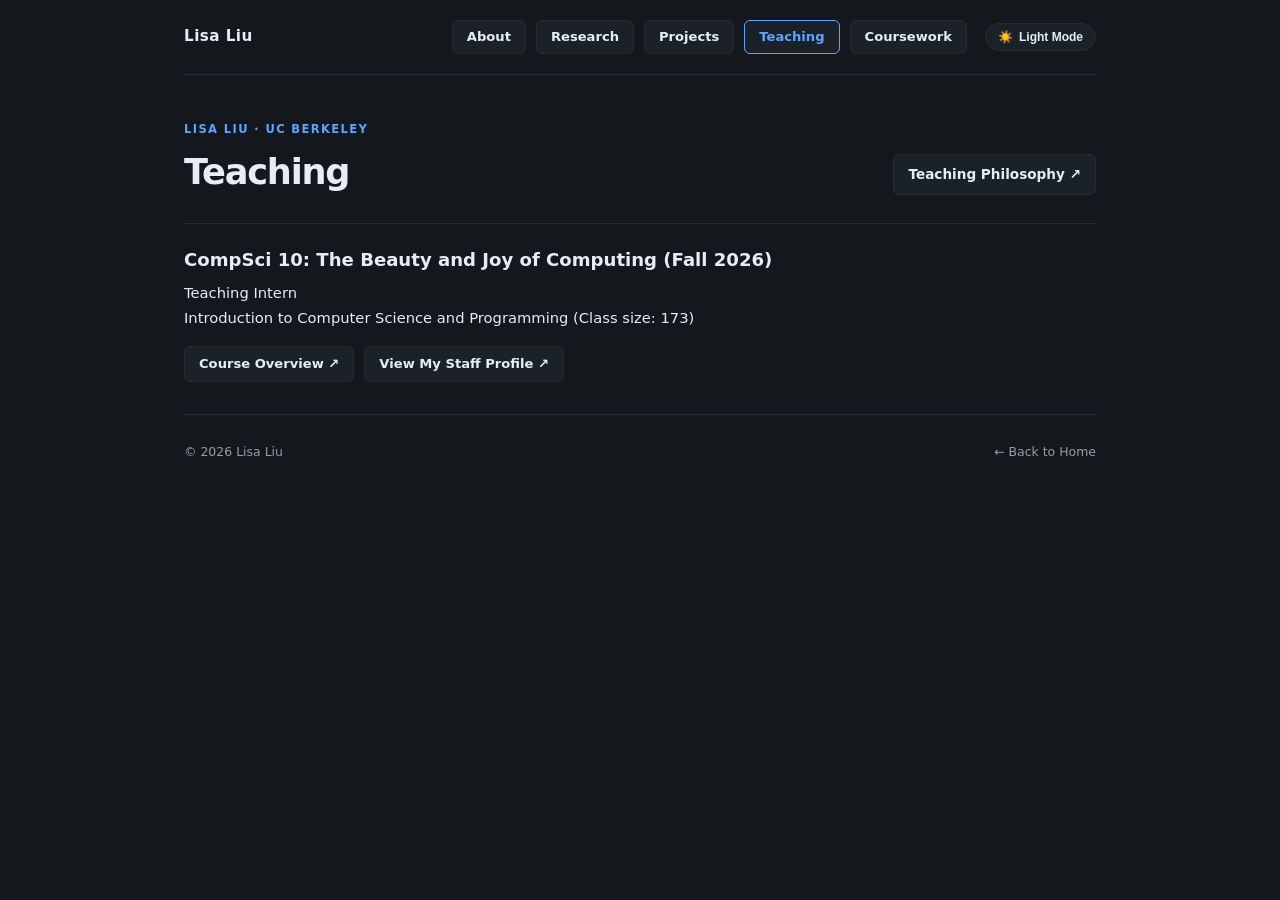
<file: teaching/index.html>
<!DOCTYPE html>
<html lang="en"><head><meta charset="UTF-8"><meta name="viewport" content="width=device-width, initial-scale=1.0"><title>Teaching — Lisa Liu</title><style>
:root {
  --bg: #14181d;
  --ink: #e6edf3;
  --muted: #919eab;
  --line: #262c34;
  --blue: #58a6ff;
  --soft: #1b2129;
  --tag-bg: #1f2732;
  --tag-text: #a0aec0;
  --font: Inter, ui-sans-serif, system-ui, -apple-system, BlinkMacSystemFont, "Segoe UI", sans-serif;
}

[data-theme="light"] {
  --bg: #f5f7f9;
  --ink: #1e293b;
  --muted: #64748b;
  --line: #e2e8f0;
  --blue: #2563eb;
  --soft: #eaeff4;
  --tag-bg: #e2e8f0;
  --tag-text: #475569;
}

*{box-sizing:border-box}
html{scroll-behavior:smooth}
body {
  margin: 0;
  background-color: var(--bg);
  color: var(--ink);
  font-family: var(--font);
  line-height: 1.5;
  font-size: 0.92rem;
  transition: background-color 0.2s ease, color 0.2s ease;
}
a{color:inherit;text-decoration:none}
a:hover{color:var(--blue)}

.container{max-width:960px;margin:auto;padding:0 24px}

.nav{padding:20px 0;display:flex;justify-content:space-between;align-items:center;border-bottom:1px solid var(--line)}
.brand{font-size:.95rem;font-weight:700;letter-spacing:.03em}
.nav-right{display:flex;align-items:center;gap:10px;flex-wrap:wrap}

.nav-btn{
  background:var(--soft);
  color:var(--ink);
  border:1px solid var(--line);
  padding:6px 14px;
  border-radius:6px;
  font-size:.82rem;
  font-weight:600;
  transition:all 0.2s ease;
}
.nav-btn:hover, .nav-btn.active{
  border-color:var(--blue);
  color:var(--blue);
}

.theme-toggle{
  background:var(--soft);
  color:var(--ink);
  border:1px solid var(--line);
  padding:6px 12px;
  border-radius:16px;
  cursor:pointer;
  font-size:.75rem;
  font-weight:600;
  display:flex;
  align-items:center;
  gap:6px;
  margin-left:8px;
  transition:all 0.2s ease;
}
.theme-toggle:hover{border-color:var(--blue);color:var(--blue)}

.hero{padding:40px 0 32px;border-bottom:1px solid var(--line)}
.hero-grid{display:grid;grid-template-columns:240px 1fr;gap:36px;align-items:start}

.profile-photo{
  width:100%;
  height:300px;
  border-radius:10px;
  object-fit:cover;
  border:1px solid var(--line);
  background:var(--soft);
}

.hero-info h1{font-size:2.3rem;line-height:1.1;font-weight:700;margin:0 0 6px}
.meta-line{display:flex;align-items:center;gap:8px;margin-bottom:14px;font-size:0.9rem;flex-wrap:wrap}
.institution{font-weight:650;color:var(--ink)}
.degree{color:var(--muted)}

/* Icon Links Row */
.icon-links{display:flex;align-items:center;gap:14px;margin-bottom:18px}
.icon-link{color:var(--muted);display:inline-flex;align-items:center;justify-content:center;transition:color 0.2s ease}
.icon-link:hover{color:var(--blue)}
.cv-badge{
  font-size:0.75rem;
  font-weight:700;
  text-transform:lowercase;
  border:1.8px solid currentColor;
  border-radius:5px;
  padding:1px 7px;
  line-height:1.2;
  letter-spacing:-0.02em;
}

.about-text{
  color:var(--muted);
  font-size:0.92rem;
  line-height:1.6;
  margin:0 0 16px;
  border-top:1px solid var(--line);
  padding-top:16px;
}

.taglist{display:flex;flex-wrap:wrap;gap:6px}
.tag{background:var(--tag-bg);color:var(--tag-text);padding:4px 9px;border-radius:4px;font-size:.74rem;font-weight:600}

.contact-strip{background:var(--soft);border:1px solid var(--line);border-radius:6px;padding:16px 20px;display:flex;justify-content:space-between;align-items:center;margin-top:32px;gap:16px}
.contact-strip h3{margin:0;font-size:.95rem;font-weight:650}
.contact-btn{background:var(--blue);color:#fff;padding:7px 16px;border-radius:4px;font-weight:600;font-size:0.82rem;white-space:nowrap}
.contact-btn:hover{opacity:0.9;color:#fff}

footer{padding:28px 0 36px;color:var(--muted);font-size:.78rem;display:flex;justify-content:space-between;margin-top:32px;border-top:1px solid var(--line)}

@media(max-width:760px){
  .hero-grid{grid-template-columns:1fr;gap:20px}
  .profile-photo{height:240px;width:200px}
  .nav{flex-direction:column;align-items:flex-start;gap:14px}
  .nav-right{width:100%;justify-content:flex-start}
  .contact-strip{flex-direction:column;align-items:flex-start}
}

/* Shared page and research-interest components */
.interests{padding:36px 0 8px}
.section-heading{margin-bottom:24px}
.section-kicker{color:var(--blue);font-size:.72rem;font-weight:700;letter-spacing:.12em}
.section-heading h2{font-size:1.65rem;letter-spacing:-.025em;margin:8px 0 8px}
.section-heading p{color:var(--muted);margin:0;max-width:720px;line-height:1.7}
.interest-grid{display:grid;grid-template-columns:repeat(2,minmax(0,1fr));gap:16px}
.interest-card{background:var(--soft);border:1px solid var(--line);border-radius:8px;padding:21px 22px}
.interest-card h3{font-size:1rem;margin:0 0 10px;font-weight:650}
.interest-card p{font-size:.87rem;color:var(--muted);line-height:1.7;margin:0}
.subpage{padding:46px 0 28px;min-height:55vh}
.page-eyebrow{font-size:.72rem;color:var(--blue);font-weight:700;letter-spacing:.12em;text-transform:uppercase}
.subpage h1{font-size:2.2rem;letter-spacing:-.035em;margin:8px 0 12px}
.page-lead{max-width:720px;color:var(--ink);margin:0 0 35px;line-height:1.7}
.page-card{padding:22px 0 24px;border-top:1px solid var(--line)}
.page-card h2{font-size:1.13rem;color:var(--ink);margin:0 0 7px}
.page-card p{color:var(--ink);margin:0;line-height:1.7}
.page-card .meta{font-size:.82rem;color:var(--ink);margin-bottom:9px}
.page-card ul{color:var(--ink);padding-left:20px;line-height:1.8}
.page-card ul li{margin-bottom:5px}
@media(max-width:760px){.interest-grid{grid-template-columns:1fr}.subpage{padding-top:32px}}

.course-link {
display: inline-block;
margin-top: 0px;
padding: 7px 14px;
border: 1px solid var(--line);
border-radius: 6px;
color: var(--ink);
background: var(--soft);
font-size: 0.82rem;
font-weight: 600;
transition: border-color 0.2s ease;
}

.teaching-links {
  display: flex;
  flex-wrap: wrap;
  gap: 10px;
  margin-top: 16px;
  margin-bottom: 24px;
}
  
.teaching-header {
  display: flex;
  justify-content: space-between;
  align-items: center;
  gap: 16px;
  margin-top: 0;
  margin-bottom: 12px;
}

.teaching-header h1 {
  margin: 8px 0 12px;
}

.philosophy-link {
  display: inline-block;
  padding: 9px 14px;
  border: 1px solid var(--line);
  border-radius: 6px;
  background: var(--soft);
  color: var(--ink);
  font-size: 0.85rem;
  font-weight: 600;
  text-decoration: none;
}

.philosophy-link:hover {
  border-color: var(--blue);
}
</style></head>

  
<body><div class="container">
  <nav class="nav">
    <a class="brand" href="../index.html">Lisa Liu</a>
    <div class="nav-right">
      <a class="nav-btn" href="../index.html">About</a>
      <a class="nav-btn" href="../research/">Research</a>
      <a class="nav-btn" href="../projects/">Projects</a>
      <a class="nav-btn active" href="../teaching/" aria-current="page">Teaching</a>
      <a class="nav-btn" href="../coursework/">Coursework</a>
      <button id="theme-toggle" class="theme-toggle" type="button" aria-label="Toggle theme"><span id="toggle-icon">☀️</span><span id="toggle-text">Light Mode</span></button>
    </div>
  </nav>
<main class="subpage"><div class="page-eyebrow">Lisa Liu · UC Berkeley</div>
  
  <div class="teaching-header">
  <h1>Teaching</h1>
    
  <a class="philosophy-link" href="philosophy/">
    Teaching Philosophy ↗
  </a>
</div>
  
<div class="page-card">
  <h2>CompSci 10: The Beauty and Joy of Computing (Fall 2026)</h2>

    <p>Teaching Intern</p>
    <p>Introduction to Computer Science and Programming (Class size: 173)</p>

  <div class="teaching-links">
    <a class="course-link" href="https://cs10.org/">
        Course Overview ↗
    </a>

    <a class="course-link" href="https://cs10.org/fa26/staff/#lisa-liu">
        View My Staff Profile ↗
    </a>
</div>

<footer><span>© 2026 Lisa Liu</span><span><a href="../index.html">← Back to Home</a></span></footer>
  
</div>
  
<script>
  if (localStorage.getItem('theme') === 'light') {
    document.documentElement.setAttribute('data-theme', 'light');
  }
  const toggleBtn = document.getElementById('theme-toggle');
  const toggleText = document.getElementById('toggle-text');
  const toggleIcon = document.getElementById('toggle-icon');

  function updateToggleUI() {
    const isLight = document.documentElement.getAttribute('data-theme') === 'light';
    toggleText.textContent = isLight ? 'Dark Mode' : 'Light Mode';
    toggleIcon.textContent = isLight ? '🌙' : '☀️';
  }
  updateToggleUI();

  if (toggleBtn) {
    toggleBtn.addEventListener('click', function() {
      const isLight = document.documentElement.getAttribute('data-theme') === 'light';
      if (isLight) {
        document.documentElement.removeAttribute('data-theme');
        localStorage.setItem('theme', 'dark');
      } else {
        document.documentElement.setAttribute('data-theme', 'light');
        localStorage.setItem('theme', 'light');
      }
      updateToggleUI();
    });
  }
</script></body></html>

<script>
    if (localStorage.getItem('theme') === 'light') {
    document.documentElement.setAttribute('data-theme', 'light');
  }
  const toggleBtn = document.getElementById('theme-toggle');
  const toggleText = document.getElementById('toggle-text');
  const toggleIcon = document.getElementById('toggle-icon');

  function updateToggleUI() {
    const isLight = document.documentElement.getAttribute('data-theme') === 'light';
    toggleText.textContent = isLight ? 'Dark Mode' : 'Light Mode';
    toggleIcon.textContent = isLight ? '🌙' : '☀️';
  }
  updateToggleUI();

  if (toggleBtn) {
    toggleBtn.addEventListener('click', function() {
      const isLight = document.documentElement.getAttribute('data-theme') === 'light';
      if (isLight) {
        document.documentElement.removeAttribute('data-theme');
        localStorage.setItem('theme', 'dark');
      } else {
        document.documentElement.setAttribute('data-theme', 'light');
        localStorage.setItem('theme', 'light');
      }
      updateToggleUI();
    });
  }
</script>
</file>
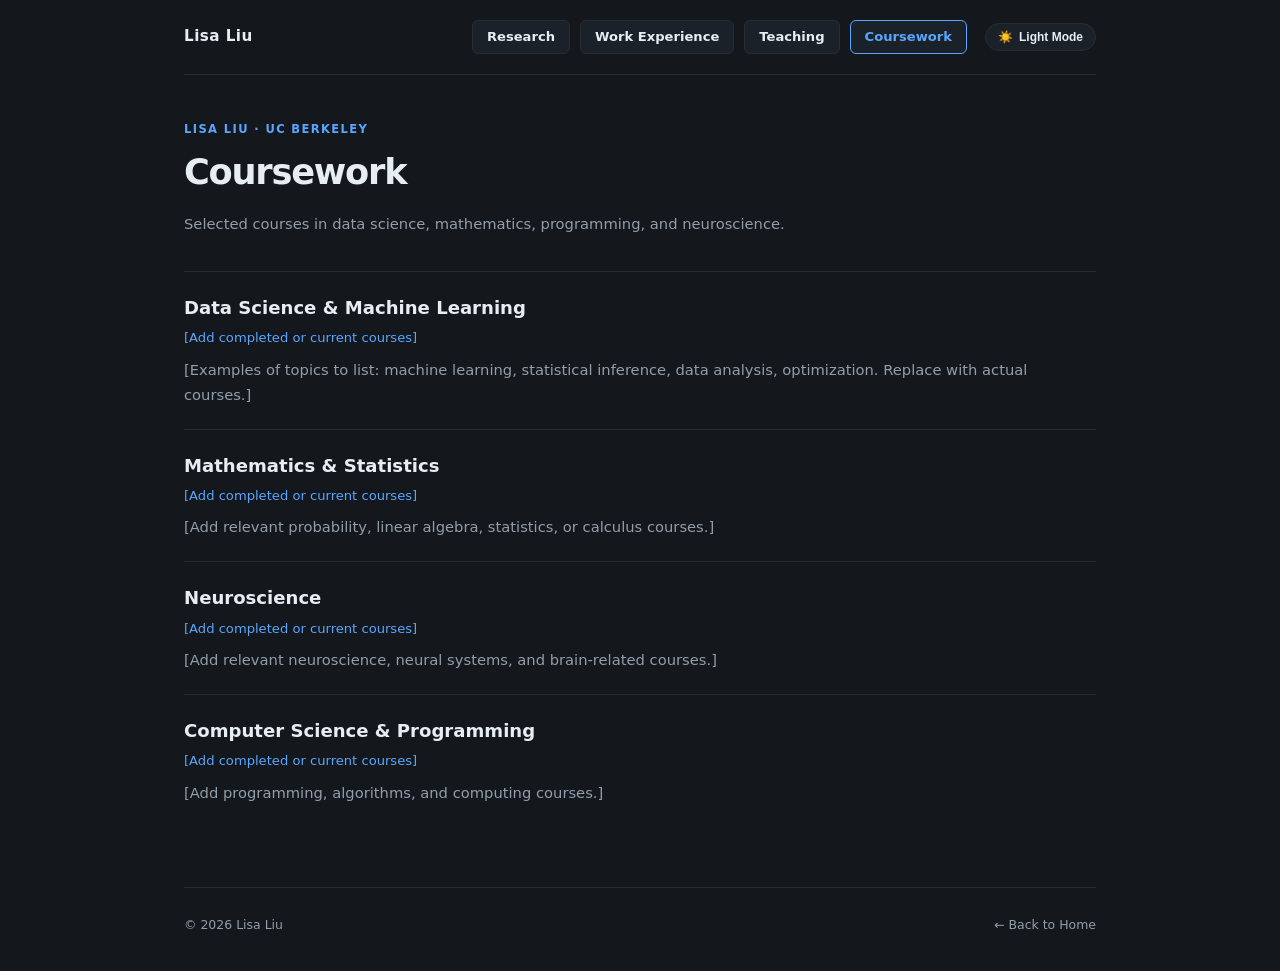
<file: coursework.html>
<!DOCTYPE html>
<html lang="en"><head><meta charset="UTF-8"><meta name="viewport" content="width=device-width, initial-scale=1.0"><title>Coursework — Lisa Liu</title><style>
:root {
  --bg: #14181d;
  --ink: #e6edf3;
  --muted: #919eab;
  --line: #262c34;
  --blue: #58a6ff;
  --soft: #1b2129;
  --tag-bg: #1f2732;
  --tag-text: #a0aec0;
  --font: Inter, ui-sans-serif, system-ui, -apple-system, BlinkMacSystemFont, "Segoe UI", sans-serif;
}

[data-theme="light"] {
  --bg: #f5f7f9;
  --ink: #1e293b;
  --muted: #64748b;
  --line: #e2e8f0;
  --blue: #2563eb;
  --soft: #eaeff4;
  --tag-bg: #e2e8f0;
  --tag-text: #475569;
}

*{box-sizing:border-box}
html{scroll-behavior:smooth}
body {
  margin: 0;
  background-color: var(--bg);
  color: var(--ink);
  font-family: var(--font);
  line-height: 1.5;
  font-size: 0.92rem;
  transition: background-color 0.2s ease, color 0.2s ease;
}
a{color:inherit;text-decoration:none}
a:hover{color:var(--blue)}

.container{max-width:960px;margin:auto;padding:0 24px}

.nav{padding:20px 0;display:flex;justify-content:space-between;align-items:center;border-bottom:1px solid var(--line)}
.brand{font-size:.95rem;font-weight:700;letter-spacing:.03em}
.nav-right{display:flex;align-items:center;gap:10px;flex-wrap:wrap}

.nav-btn{
  background:var(--soft);
  color:var(--ink);
  border:1px solid var(--line);
  padding:6px 14px;
  border-radius:6px;
  font-size:.82rem;
  font-weight:600;
  transition:all 0.2s ease;
}
.nav-btn:hover, .nav-btn.active{
  border-color:var(--blue);
  color:var(--blue);
}

.theme-toggle{
  background:var(--soft);
  color:var(--ink);
  border:1px solid var(--line);
  padding:6px 12px;
  border-radius:16px;
  cursor:pointer;
  font-size:.75rem;
  font-weight:600;
  display:flex;
  align-items:center;
  gap:6px;
  margin-left:8px;
  transition:all 0.2s ease;
}
.theme-toggle:hover{border-color:var(--blue);color:var(--blue)}

.hero{padding:40px 0 32px;border-bottom:1px solid var(--line)}
.hero-grid{display:grid;grid-template-columns:240px 1fr;gap:36px;align-items:start}

.profile-photo{
  width:100%;
  height:300px;
  border-radius:10px;
  object-fit:cover;
  border:1px solid var(--line);
  background:var(--soft);
}

.hero-info h1{font-size:2.3rem;line-height:1.1;font-weight:700;margin:0 0 6px}
.meta-line{display:flex;align-items:center;gap:8px;margin-bottom:14px;font-size:0.9rem;flex-wrap:wrap}
.institution{font-weight:650;color:var(--ink)}
.degree{color:var(--muted)}

/* Icon Links Row */
.icon-links{display:flex;align-items:center;gap:14px;margin-bottom:18px}
.icon-link{color:var(--muted);display:inline-flex;align-items:center;justify-content:center;transition:color 0.2s ease}
.icon-link:hover{color:var(--blue)}
.cv-badge{
  font-size:0.75rem;
  font-weight:700;
  text-transform:lowercase;
  border:1.8px solid currentColor;
  border-radius:5px;
  padding:1px 7px;
  line-height:1.2;
  letter-spacing:-0.02em;
}

.about-text{
  color:var(--muted);
  font-size:0.92rem;
  line-height:1.6;
  margin:0 0 16px;
  border-top:1px solid var(--line);
  padding-top:16px;
}

.taglist{display:flex;flex-wrap:wrap;gap:6px}
.tag{background:var(--tag-bg);color:var(--tag-text);padding:4px 9px;border-radius:4px;font-size:.74rem;font-weight:600}

.contact-strip{background:var(--soft);border:1px solid var(--line);border-radius:6px;padding:16px 20px;display:flex;justify-content:space-between;align-items:center;margin-top:32px;gap:16px}
.contact-strip h3{margin:0;font-size:.95rem;font-weight:650}
.contact-btn{background:var(--blue);color:#fff;padding:7px 16px;border-radius:4px;font-weight:600;font-size:0.82rem;white-space:nowrap}
.contact-btn:hover{opacity:0.9;color:#fff}

footer{padding:28px 0 36px;color:var(--muted);font-size:.78rem;display:flex;justify-content:space-between;margin-top:32px;border-top:1px solid var(--line)}

@media(max-width:760px){
  .hero-grid{grid-template-columns:1fr;gap:20px}
  .profile-photo{height:240px;width:200px}
  .nav{flex-direction:column;align-items:flex-start;gap:14px}
  .nav-right{width:100%;justify-content:flex-start}
  .contact-strip{flex-direction:column;align-items:flex-start}
}

/* Shared page and research-interest components */
.interests{padding:36px 0 8px}
.section-heading{margin-bottom:24px}
.section-kicker{color:var(--blue);font-size:.72rem;font-weight:700;letter-spacing:.12em}
.section-heading h2{font-size:1.65rem;letter-spacing:-.025em;margin:8px 0 8px}
.section-heading p{color:var(--muted);margin:0;max-width:720px;line-height:1.7}
.interest-grid{display:grid;grid-template-columns:repeat(2,minmax(0,1fr));gap:16px}
.interest-card{background:var(--soft);border:1px solid var(--line);border-radius:8px;padding:21px 22px}
.interest-card h3{font-size:1rem;margin:0 0 10px;font-weight:650}
.interest-card p{font-size:.87rem;color:var(--muted);line-height:1.7;margin:0}
.subpage{padding:46px 0 28px;min-height:55vh}
.page-eyebrow{font-size:.72rem;color:var(--blue);font-weight:700;letter-spacing:.12em;text-transform:uppercase}
.subpage h1{font-size:2.2rem;letter-spacing:-.035em;margin:8px 0 12px}
.page-lead{max-width:720px;color:var(--muted);margin:0 0 35px;line-height:1.7}
.page-card{padding:22px 0;border-top:1px solid var(--line)}
.page-card h2{font-size:1.13rem;margin:0 0 7px}
.page-card p{color:var(--muted);margin:0;line-height:1.7}
.page-card .meta{font-size:.82rem;color:var(--blue);margin-bottom:9px}
.page-card ul{color:var(--muted);padding-left:20px;line-height:1.8}
.page-card ul li{margin-bottom:5px}
@media(max-width:760px){.interest-grid{grid-template-columns:1fr}.subpage{padding-top:32px}}

</style></head>
<body><div class="container">
  <nav class="nav">
    <a class="brand" href="../index.html">Lisa Liu</a>
    <div class="nav-right">
      <a class="nav-btn" href="../research/">Research</a>
      <a class="nav-btn" href="../experience/">Work Experience</a>
      <a class="nav-btn" href="../teaching/">Teaching</a>
      <a class="nav-btn active" href="../coursework/" aria-current="page">Coursework</a>
      <button id="theme-toggle" class="theme-toggle" type="button" aria-label="Toggle theme"><span id="toggle-icon">☀️</span><span id="toggle-text">Light Mode</span></button>
    </div>
  </nav>
<main class="subpage"><div class="page-eyebrow">Lisa Liu · UC Berkeley</div><h1>Coursework</h1><p class="page-lead">Selected courses in data science, mathematics, programming, and neuroscience.</p><article class="page-card"><h2>Data Science & Machine Learning</h2><div class="meta">[Add completed or current courses]</div><p>[Examples of topics to list: machine learning, statistical inference, data analysis, optimization. Replace with actual courses.]</p></article>
<article class="page-card"><h2>Mathematics & Statistics</h2><div class="meta">[Add completed or current courses]</div><p>[Add relevant probability, linear algebra, statistics, or calculus courses.]</p></article>
<article class="page-card"><h2>Neuroscience</h2><div class="meta">[Add completed or current courses]</div><p>[Add relevant neuroscience, neural systems, and brain-related courses.]</p></article>
<article class="page-card"><h2>Computer Science & Programming</h2><div class="meta">[Add completed or current courses]</div><p>[Add programming, algorithms, and computing courses.]</p></article></main>
<footer><span>© 2026 Lisa Liu</span><span><a href="../index.html">← Back to Home</a></span></footer>
</div><script>
  if (localStorage.getItem('theme') === 'light') {
    document.documentElement.setAttribute('data-theme', 'light');
  }
  const toggleBtn = document.getElementById('theme-toggle');
  const toggleText = document.getElementById('toggle-text');
  const toggleIcon = document.getElementById('toggle-icon');

  function updateToggleUI() {
    const isLight = document.documentElement.getAttribute('data-theme') === 'light';
    toggleText.textContent = isLight ? 'Dark Mode' : 'Light Mode';
    toggleIcon.textContent = isLight ? '🌙' : '☀️';
  }
  updateToggleUI();

  if (toggleBtn) {
    toggleBtn.addEventListener('click', function() {
      const isLight = document.documentElement.getAttribute('data-theme') === 'light';
      if (isLight) {
        document.documentElement.removeAttribute('data-theme');
        localStorage.setItem('theme', 'dark');
      } else {
        document.documentElement.setAttribute('data-theme', 'light');
        localStorage.setItem('theme', 'light');
      }
      updateToggleUI();
    });
  }
</script></body></html>
</file>
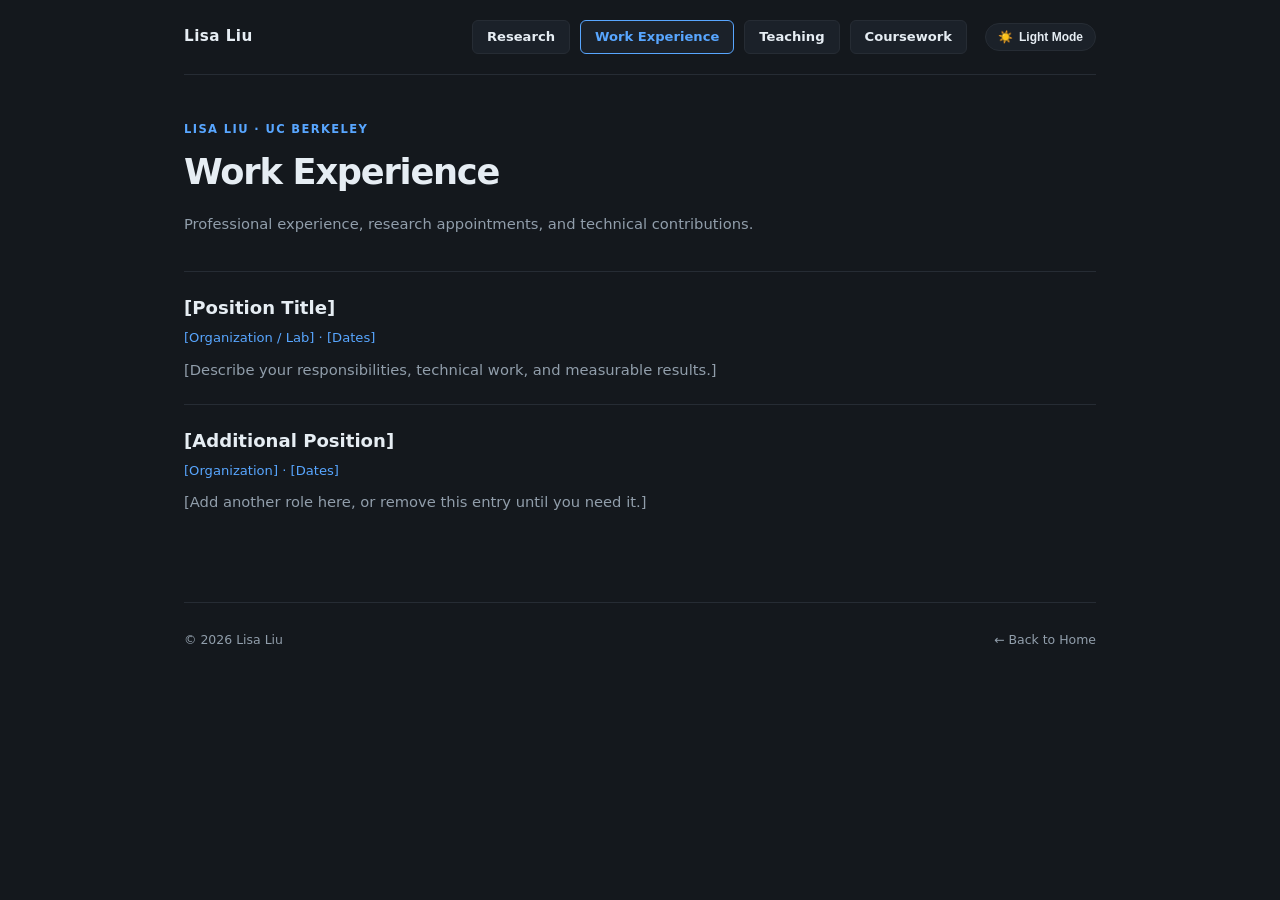
<file: experience.html>
<!DOCTYPE html>
<html lang="en"><head><meta charset="UTF-8"><meta name="viewport" content="width=device-width, initial-scale=1.0"><title>Work Experience — Lisa Liu</title><style>
:root {
  --bg: #14181d;
  --ink: #e6edf3;
  --muted: #919eab;
  --line: #262c34;
  --blue: #58a6ff;
  --soft: #1b2129;
  --tag-bg: #1f2732;
  --tag-text: #a0aec0;
  --font: Inter, ui-sans-serif, system-ui, -apple-system, BlinkMacSystemFont, "Segoe UI", sans-serif;
}

[data-theme="light"] {
  --bg: #f5f7f9;
  --ink: #1e293b;
  --muted: #64748b;
  --line: #e2e8f0;
  --blue: #2563eb;
  --soft: #eaeff4;
  --tag-bg: #e2e8f0;
  --tag-text: #475569;
}

*{box-sizing:border-box}
html{scroll-behavior:smooth}
body {
  margin: 0;
  background-color: var(--bg);
  color: var(--ink);
  font-family: var(--font);
  line-height: 1.5;
  font-size: 0.92rem;
  transition: background-color 0.2s ease, color 0.2s ease;
}
a{color:inherit;text-decoration:none}
a:hover{color:var(--blue)}

.container{max-width:960px;margin:auto;padding:0 24px}

.nav{padding:20px 0;display:flex;justify-content:space-between;align-items:center;border-bottom:1px solid var(--line)}
.brand{font-size:.95rem;font-weight:700;letter-spacing:.03em}
.nav-right{display:flex;align-items:center;gap:10px;flex-wrap:wrap}

.nav-btn{
  background:var(--soft);
  color:var(--ink);
  border:1px solid var(--line);
  padding:6px 14px;
  border-radius:6px;
  font-size:.82rem;
  font-weight:600;
  transition:all 0.2s ease;
}
.nav-btn:hover, .nav-btn.active{
  border-color:var(--blue);
  color:var(--blue);
}

.theme-toggle{
  background:var(--soft);
  color:var(--ink);
  border:1px solid var(--line);
  padding:6px 12px;
  border-radius:16px;
  cursor:pointer;
  font-size:.75rem;
  font-weight:600;
  display:flex;
  align-items:center;
  gap:6px;
  margin-left:8px;
  transition:all 0.2s ease;
}
.theme-toggle:hover{border-color:var(--blue);color:var(--blue)}

.hero{padding:40px 0 32px;border-bottom:1px solid var(--line)}
.hero-grid{display:grid;grid-template-columns:240px 1fr;gap:36px;align-items:start}

.profile-photo{
  width:100%;
  height:300px;
  border-radius:10px;
  object-fit:cover;
  border:1px solid var(--line);
  background:var(--soft);
}

.hero-info h1{font-size:2.3rem;line-height:1.1;font-weight:700;margin:0 0 6px}
.meta-line{display:flex;align-items:center;gap:8px;margin-bottom:14px;font-size:0.9rem;flex-wrap:wrap}
.institution{font-weight:650;color:var(--ink)}
.degree{color:var(--muted)}

/* Icon Links Row */
.icon-links{display:flex;align-items:center;gap:14px;margin-bottom:18px}
.icon-link{color:var(--muted);display:inline-flex;align-items:center;justify-content:center;transition:color 0.2s ease}
.icon-link:hover{color:var(--blue)}
.cv-badge{
  font-size:0.75rem;
  font-weight:700;
  text-transform:lowercase;
  border:1.8px solid currentColor;
  border-radius:5px;
  padding:1px 7px;
  line-height:1.2;
  letter-spacing:-0.02em;
}

.about-text{
  color:var(--muted);
  font-size:0.92rem;
  line-height:1.6;
  margin:0 0 16px;
  border-top:1px solid var(--line);
  padding-top:16px;
}

.taglist{display:flex;flex-wrap:wrap;gap:6px}
.tag{background:var(--tag-bg);color:var(--tag-text);padding:4px 9px;border-radius:4px;font-size:.74rem;font-weight:600}

.contact-strip{background:var(--soft);border:1px solid var(--line);border-radius:6px;padding:16px 20px;display:flex;justify-content:space-between;align-items:center;margin-top:32px;gap:16px}
.contact-strip h3{margin:0;font-size:.95rem;font-weight:650}
.contact-btn{background:var(--blue);color:#fff;padding:7px 16px;border-radius:4px;font-weight:600;font-size:0.82rem;white-space:nowrap}
.contact-btn:hover{opacity:0.9;color:#fff}

footer{padding:28px 0 36px;color:var(--muted);font-size:.78rem;display:flex;justify-content:space-between;margin-top:32px;border-top:1px solid var(--line)}

@media(max-width:760px){
  .hero-grid{grid-template-columns:1fr;gap:20px}
  .profile-photo{height:240px;width:200px}
  .nav{flex-direction:column;align-items:flex-start;gap:14px}
  .nav-right{width:100%;justify-content:flex-start}
  .contact-strip{flex-direction:column;align-items:flex-start}
}

/* Shared page and research-interest components */
.interests{padding:36px 0 8px}
.section-heading{margin-bottom:24px}
.section-kicker{color:var(--blue);font-size:.72rem;font-weight:700;letter-spacing:.12em}
.section-heading h2{font-size:1.65rem;letter-spacing:-.025em;margin:8px 0 8px}
.section-heading p{color:var(--muted);margin:0;max-width:720px;line-height:1.7}
.interest-grid{display:grid;grid-template-columns:repeat(2,minmax(0,1fr));gap:16px}
.interest-card{background:var(--soft);border:1px solid var(--line);border-radius:8px;padding:21px 22px}
.interest-card h3{font-size:1rem;margin:0 0 10px;font-weight:650}
.interest-card p{font-size:.87rem;color:var(--muted);line-height:1.7;margin:0}
.subpage{padding:46px 0 28px;min-height:55vh}
.page-eyebrow{font-size:.72rem;color:var(--blue);font-weight:700;letter-spacing:.12em;text-transform:uppercase}
.subpage h1{font-size:2.2rem;letter-spacing:-.035em;margin:8px 0 12px}
.page-lead{max-width:720px;color:var(--muted);margin:0 0 35px;line-height:1.7}
.page-card{padding:22px 0;border-top:1px solid var(--line)}
.page-card h2{font-size:1.13rem;margin:0 0 7px}
.page-card p{color:var(--muted);margin:0;line-height:1.7}
.page-card .meta{font-size:.82rem;color:var(--blue);margin-bottom:9px}
.page-card ul{color:var(--muted);padding-left:20px;line-height:1.8}
.page-card ul li{margin-bottom:5px}
@media(max-width:760px){.interest-grid{grid-template-columns:1fr}.subpage{padding-top:32px}}

</style></head>
<body><div class="container">
  <nav class="nav">
    <a class="brand" href="../index.html">Lisa Liu</a>
    <div class="nav-right">
      <a class="nav-btn" href="../research/">Research</a>
      <a class="nav-btn active" href="../experience/" aria-current="page">Work Experience</a>
      <a class="nav-btn" href="../teaching/">Teaching</a>
      <a class="nav-btn" href="../coursework/">Coursework</a>
      <button id="theme-toggle" class="theme-toggle" type="button" aria-label="Toggle theme"><span id="toggle-icon">☀️</span><span id="toggle-text">Light Mode</span></button>
    </div>
  </nav>
<main class="subpage"><div class="page-eyebrow">Lisa Liu · UC Berkeley</div><h1>Work Experience</h1><p class="page-lead">Professional experience, research appointments, and technical contributions.</p><article class="page-card"><h2>[Position Title]</h2><div class="meta">[Organization / Lab] · [Dates]</div><p>[Describe your responsibilities, technical work, and measurable results.]</p></article>
<article class="page-card"><h2>[Additional Position]</h2><div class="meta">[Organization] · [Dates]</div><p>[Add another role here, or remove this entry until you need it.]</p></article></main>
<footer><span>© 2026 Lisa Liu</span><span><a href="../index.html">← Back to Home</a></span></footer>
</div><script>
  if (localStorage.getItem('theme') === 'light') {
    document.documentElement.setAttribute('data-theme', 'light');
  }
  const toggleBtn = document.getElementById('theme-toggle');
  const toggleText = document.getElementById('toggle-text');
  const toggleIcon = document.getElementById('toggle-icon');

  function updateToggleUI() {
    const isLight = document.documentElement.getAttribute('data-theme') === 'light';
    toggleText.textContent = isLight ? 'Dark Mode' : 'Light Mode';
    toggleIcon.textContent = isLight ? '🌙' : '☀️';
  }
  updateToggleUI();

  if (toggleBtn) {
    toggleBtn.addEventListener('click', function() {
      const isLight = document.documentElement.getAttribute('data-theme') === 'light';
      if (isLight) {
        document.documentElement.removeAttribute('data-theme');
        localStorage.setItem('theme', 'dark');
      } else {
        document.documentElement.setAttribute('data-theme', 'light');
        localStorage.setItem('theme', 'light');
      }
      updateToggleUI();
    });
  }
</script></body></html>
</file>
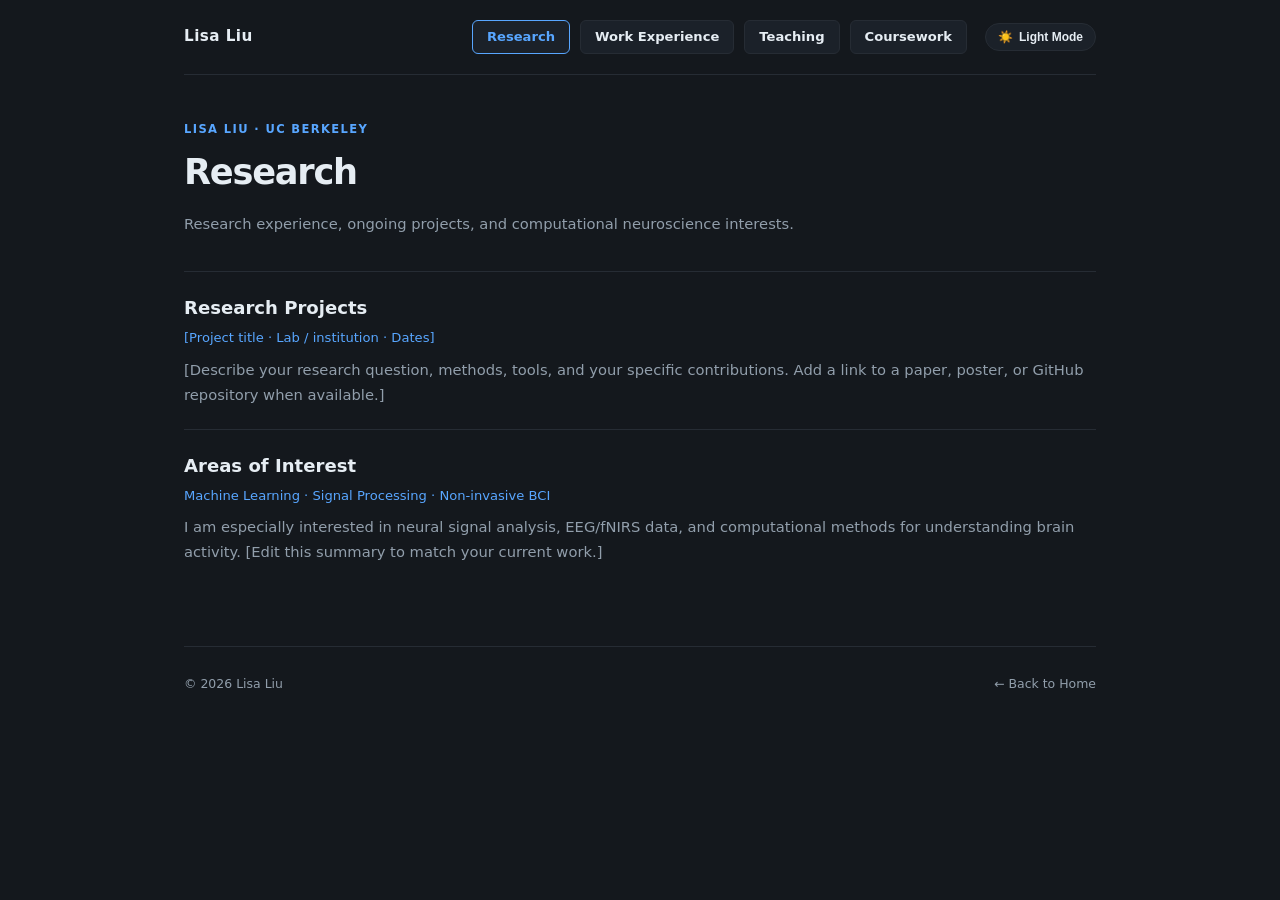
<file: research.html>
<!DOCTYPE html>
<html lang="en"><head><meta charset="UTF-8"><meta name="viewport" content="width=device-width, initial-scale=1.0"><title>Research — Lisa Liu</title><style>
:root {
  --bg: #14181d;
  --ink: #e6edf3;
  --muted: #919eab;
  --line: #262c34;
  --blue: #58a6ff;
  --soft: #1b2129;
  --tag-bg: #1f2732;
  --tag-text: #a0aec0;
  --font: Inter, ui-sans-serif, system-ui, -apple-system, BlinkMacSystemFont, "Segoe UI", sans-serif;
}

[data-theme="light"] {
  --bg: #f5f7f9;
  --ink: #1e293b;
  --muted: #64748b;
  --line: #e2e8f0;
  --blue: #2563eb;
  --soft: #eaeff4;
  --tag-bg: #e2e8f0;
  --tag-text: #475569;
}

*{box-sizing:border-box}
html{scroll-behavior:smooth}
body {
  margin: 0;
  background-color: var(--bg);
  color: var(--ink);
  font-family: var(--font);
  line-height: 1.5;
  font-size: 0.92rem;
  transition: background-color 0.2s ease, color 0.2s ease;
}
a{color:inherit;text-decoration:none}
a:hover{color:var(--blue)}

.container{max-width:960px;margin:auto;padding:0 24px}

.nav{padding:20px 0;display:flex;justify-content:space-between;align-items:center;border-bottom:1px solid var(--line)}
.brand{font-size:.95rem;font-weight:700;letter-spacing:.03em}
.nav-right{display:flex;align-items:center;gap:10px;flex-wrap:wrap}

.nav-btn{
  background:var(--soft);
  color:var(--ink);
  border:1px solid var(--line);
  padding:6px 14px;
  border-radius:6px;
  font-size:.82rem;
  font-weight:600;
  transition:all 0.2s ease;
}
.nav-btn:hover, .nav-btn.active{
  border-color:var(--blue);
  color:var(--blue);
}

.theme-toggle{
  background:var(--soft);
  color:var(--ink);
  border:1px solid var(--line);
  padding:6px 12px;
  border-radius:16px;
  cursor:pointer;
  font-size:.75rem;
  font-weight:600;
  display:flex;
  align-items:center;
  gap:6px;
  margin-left:8px;
  transition:all 0.2s ease;
}
.theme-toggle:hover{border-color:var(--blue);color:var(--blue)}

.hero{padding:40px 0 32px;border-bottom:1px solid var(--line)}
.hero-grid{display:grid;grid-template-columns:240px 1fr;gap:36px;align-items:start}

.profile-photo{
  width:100%;
  height:300px;
  border-radius:10px;
  object-fit:cover;
  border:1px solid var(--line);
  background:var(--soft);
}

.hero-info h1{font-size:2.3rem;line-height:1.1;font-weight:700;margin:0 0 6px}
.meta-line{display:flex;align-items:center;gap:8px;margin-bottom:14px;font-size:0.9rem;flex-wrap:wrap}
.institution{font-weight:650;color:var(--ink)}
.degree{color:var(--muted)}

/* Icon Links Row */
.icon-links{display:flex;align-items:center;gap:14px;margin-bottom:18px}
.icon-link{color:var(--muted);display:inline-flex;align-items:center;justify-content:center;transition:color 0.2s ease}
.icon-link:hover{color:var(--blue)}
.cv-badge{
  font-size:0.75rem;
  font-weight:700;
  text-transform:lowercase;
  border:1.8px solid currentColor;
  border-radius:5px;
  padding:1px 7px;
  line-height:1.2;
  letter-spacing:-0.02em;
}

.about-text{
  color:var(--muted);
  font-size:0.92rem;
  line-height:1.6;
  margin:0 0 16px;
  border-top:1px solid var(--line);
  padding-top:16px;
}

.taglist{display:flex;flex-wrap:wrap;gap:6px}
.tag{background:var(--tag-bg);color:var(--tag-text);padding:4px 9px;border-radius:4px;font-size:.74rem;font-weight:600}

.contact-strip{background:var(--soft);border:1px solid var(--line);border-radius:6px;padding:16px 20px;display:flex;justify-content:space-between;align-items:center;margin-top:32px;gap:16px}
.contact-strip h3{margin:0;font-size:.95rem;font-weight:650}
.contact-btn{background:var(--blue);color:#fff;padding:7px 16px;border-radius:4px;font-weight:600;font-size:0.82rem;white-space:nowrap}
.contact-btn:hover{opacity:0.9;color:#fff}

footer{padding:28px 0 36px;color:var(--muted);font-size:.78rem;display:flex;justify-content:space-between;margin-top:32px;border-top:1px solid var(--line)}

@media(max-width:760px){
  .hero-grid{grid-template-columns:1fr;gap:20px}
  .profile-photo{height:240px;width:200px}
  .nav{flex-direction:column;align-items:flex-start;gap:14px}
  .nav-right{width:100%;justify-content:flex-start}
  .contact-strip{flex-direction:column;align-items:flex-start}
}

/* Shared page and research-interest components */
.interests{padding:36px 0 8px}
.section-heading{margin-bottom:24px}
.section-kicker{color:var(--blue);font-size:.72rem;font-weight:700;letter-spacing:.12em}
.section-heading h2{font-size:1.65rem;letter-spacing:-.025em;margin:8px 0 8px}
.section-heading p{color:var(--muted);margin:0;max-width:720px;line-height:1.7}
.interest-grid{display:grid;grid-template-columns:repeat(2,minmax(0,1fr));gap:16px}
.interest-card{background:var(--soft);border:1px solid var(--line);border-radius:8px;padding:21px 22px}
.interest-card h3{font-size:1rem;margin:0 0 10px;font-weight:650}
.interest-card p{font-size:.87rem;color:var(--muted);line-height:1.7;margin:0}
.subpage{padding:46px 0 28px;min-height:55vh}
.page-eyebrow{font-size:.72rem;color:var(--blue);font-weight:700;letter-spacing:.12em;text-transform:uppercase}
.subpage h1{font-size:2.2rem;letter-spacing:-.035em;margin:8px 0 12px}
.page-lead{max-width:720px;color:var(--muted);margin:0 0 35px;line-height:1.7}
.page-card{padding:22px 0;border-top:1px solid var(--line)}
.page-card h2{font-size:1.13rem;margin:0 0 7px}
.page-card p{color:var(--muted);margin:0;line-height:1.7}
.page-card .meta{font-size:.82rem;color:var(--blue);margin-bottom:9px}
.page-card ul{color:var(--muted);padding-left:20px;line-height:1.8}
.page-card ul li{margin-bottom:5px}
@media(max-width:760px){.interest-grid{grid-template-columns:1fr}.subpage{padding-top:32px}}

</style></head>
<body><div class="container">
  <nav class="nav">
    <a class="brand" href="../index.html">Lisa Liu</a>
    <div class="nav-right">
      <a class="nav-btn active" href="../research/" aria-current="page">Research</a>
      <a class="nav-btn" href="../experience/">Work Experience</a>
      <a class="nav-btn" href="../teaching/">Teaching</a>
      <a class="nav-btn" href="../coursework/">Coursework</a>
      <button id="theme-toggle" class="theme-toggle" type="button" aria-label="Toggle theme"><span id="toggle-icon">☀️</span><span id="toggle-text">Light Mode</span></button>
    </div>
  </nav>
<main class="subpage"><div class="page-eyebrow">Lisa Liu · UC Berkeley</div><h1>Research</h1><p class="page-lead">Research experience, ongoing projects, and computational neuroscience interests.</p><article class="page-card"><h2>Research Projects</h2><div class="meta">[Project title · Lab / institution · Dates]</div><p>[Describe your research question, methods, tools, and your specific contributions. Add a link to a paper, poster, or GitHub repository when available.]</p></article>
<article class="page-card"><h2>Areas of Interest</h2><div class="meta">Machine Learning · Signal Processing · Non-invasive BCI</div><p>I am especially interested in neural signal analysis, EEG/fNIRS data, and computational methods for understanding brain activity. [Edit this summary to match your current work.]</p></article></main>
<footer><span>© 2026 Lisa Liu</span><span><a href="../index.html">← Back to Home</a></span></footer>
</div><script>
  if (localStorage.getItem('theme') === 'light') {
    document.documentElement.setAttribute('data-theme', 'light');
  }
  const toggleBtn = document.getElementById('theme-toggle');
  const toggleText = document.getElementById('toggle-text');
  const toggleIcon = document.getElementById('toggle-icon');

  function updateToggleUI() {
    const isLight = document.documentElement.getAttribute('data-theme') === 'light';
    toggleText.textContent = isLight ? 'Dark Mode' : 'Light Mode';
    toggleIcon.textContent = isLight ? '🌙' : '☀️';
  }
  updateToggleUI();

  if (toggleBtn) {
    toggleBtn.addEventListener('click', function() {
      const isLight = document.documentElement.getAttribute('data-theme') === 'light';
      if (isLight) {
        document.documentElement.removeAttribute('data-theme');
        localStorage.setItem('theme', 'dark');
      } else {
        document.documentElement.setAttribute('data-theme', 'light');
        localStorage.setItem('theme', 'light');
      }
      updateToggleUI();
    });
  }
</script></body></html>
</file>
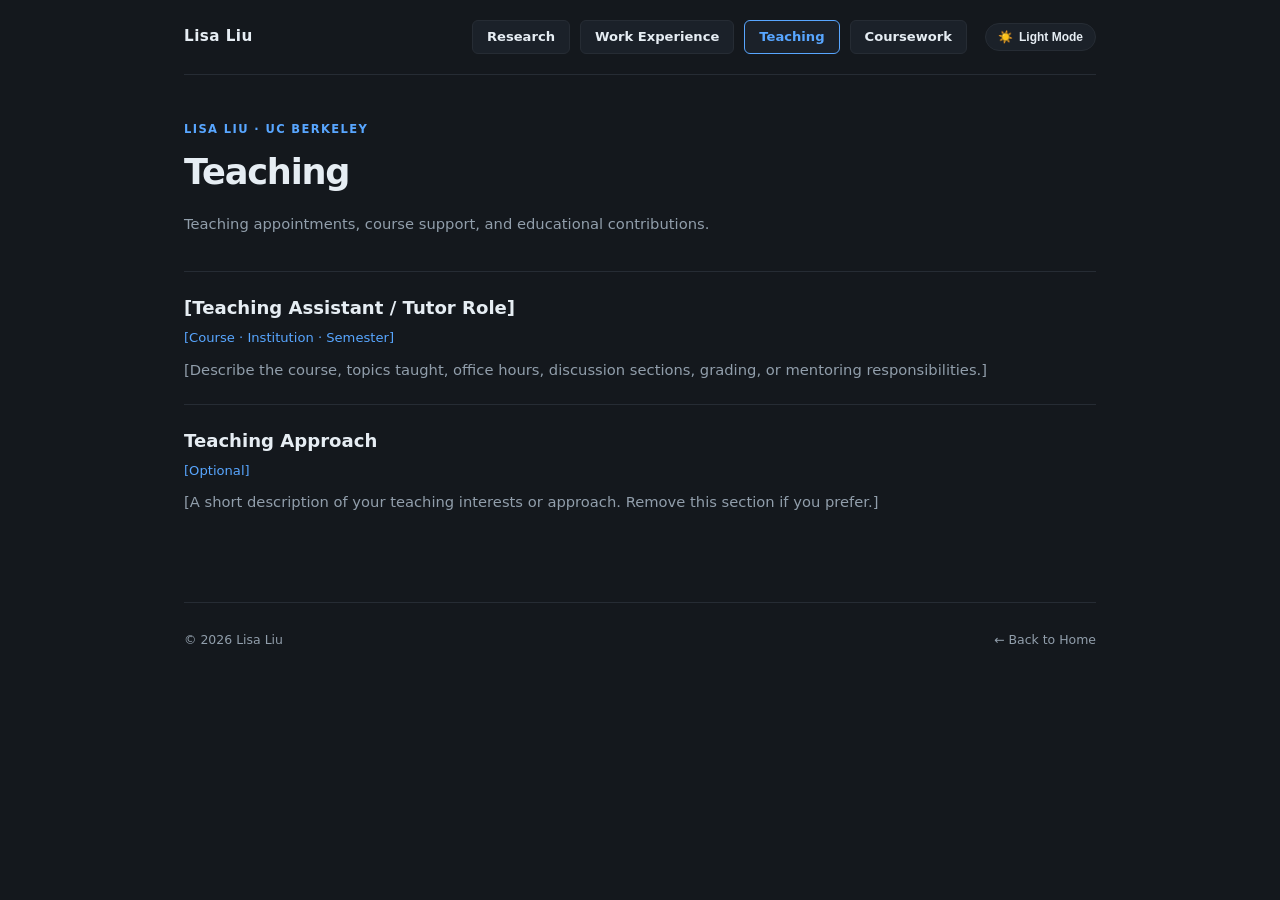
<file: teaching.html>
<!DOCTYPE html>
<html lang="en"><head><meta charset="UTF-8"><meta name="viewport" content="width=device-width, initial-scale=1.0"><title>Teaching — Lisa Liu</title><style>
:root {
  --bg: #14181d;
  --ink: #e6edf3;
  --muted: #919eab;
  --line: #262c34;
  --blue: #58a6ff;
  --soft: #1b2129;
  --tag-bg: #1f2732;
  --tag-text: #a0aec0;
  --font: Inter, ui-sans-serif, system-ui, -apple-system, BlinkMacSystemFont, "Segoe UI", sans-serif;
}

[data-theme="light"] {
  --bg: #f5f7f9;
  --ink: #1e293b;
  --muted: #64748b;
  --line: #e2e8f0;
  --blue: #2563eb;
  --soft: #eaeff4;
  --tag-bg: #e2e8f0;
  --tag-text: #475569;
}

*{box-sizing:border-box}
html{scroll-behavior:smooth}
body {
  margin: 0;
  background-color: var(--bg);
  color: var(--ink);
  font-family: var(--font);
  line-height: 1.5;
  font-size: 0.92rem;
  transition: background-color 0.2s ease, color 0.2s ease;
}
a{color:inherit;text-decoration:none}
a:hover{color:var(--blue)}

.container{max-width:960px;margin:auto;padding:0 24px}

.nav{padding:20px 0;display:flex;justify-content:space-between;align-items:center;border-bottom:1px solid var(--line)}
.brand{font-size:.95rem;font-weight:700;letter-spacing:.03em}
.nav-right{display:flex;align-items:center;gap:10px;flex-wrap:wrap}

.nav-btn{
  background:var(--soft);
  color:var(--ink);
  border:1px solid var(--line);
  padding:6px 14px;
  border-radius:6px;
  font-size:.82rem;
  font-weight:600;
  transition:all 0.2s ease;
}
.nav-btn:hover, .nav-btn.active{
  border-color:var(--blue);
  color:var(--blue);
}

.theme-toggle{
  background:var(--soft);
  color:var(--ink);
  border:1px solid var(--line);
  padding:6px 12px;
  border-radius:16px;
  cursor:pointer;
  font-size:.75rem;
  font-weight:600;
  display:flex;
  align-items:center;
  gap:6px;
  margin-left:8px;
  transition:all 0.2s ease;
}
.theme-toggle:hover{border-color:var(--blue);color:var(--blue)}

.hero{padding:40px 0 32px;border-bottom:1px solid var(--line)}
.hero-grid{display:grid;grid-template-columns:240px 1fr;gap:36px;align-items:start}

.profile-photo{
  width:100%;
  height:300px;
  border-radius:10px;
  object-fit:cover;
  border:1px solid var(--line);
  background:var(--soft);
}

.hero-info h1{font-size:2.3rem;line-height:1.1;font-weight:700;margin:0 0 6px}
.meta-line{display:flex;align-items:center;gap:8px;margin-bottom:14px;font-size:0.9rem;flex-wrap:wrap}
.institution{font-weight:650;color:var(--ink)}
.degree{color:var(--muted)}

/* Icon Links Row */
.icon-links{display:flex;align-items:center;gap:14px;margin-bottom:18px}
.icon-link{color:var(--muted);display:inline-flex;align-items:center;justify-content:center;transition:color 0.2s ease}
.icon-link:hover{color:var(--blue)}
.cv-badge{
  font-size:0.75rem;
  font-weight:700;
  text-transform:lowercase;
  border:1.8px solid currentColor;
  border-radius:5px;
  padding:1px 7px;
  line-height:1.2;
  letter-spacing:-0.02em;
}

.about-text{
  color:var(--muted);
  font-size:0.92rem;
  line-height:1.6;
  margin:0 0 16px;
  border-top:1px solid var(--line);
  padding-top:16px;
}

.taglist{display:flex;flex-wrap:wrap;gap:6px}
.tag{background:var(--tag-bg);color:var(--tag-text);padding:4px 9px;border-radius:4px;font-size:.74rem;font-weight:600}

.contact-strip{background:var(--soft);border:1px solid var(--line);border-radius:6px;padding:16px 20px;display:flex;justify-content:space-between;align-items:center;margin-top:32px;gap:16px}
.contact-strip h3{margin:0;font-size:.95rem;font-weight:650}
.contact-btn{background:var(--blue);color:#fff;padding:7px 16px;border-radius:4px;font-weight:600;font-size:0.82rem;white-space:nowrap}
.contact-btn:hover{opacity:0.9;color:#fff}

footer{padding:28px 0 36px;color:var(--muted);font-size:.78rem;display:flex;justify-content:space-between;margin-top:32px;border-top:1px solid var(--line)}

@media(max-width:760px){
  .hero-grid{grid-template-columns:1fr;gap:20px}
  .profile-photo{height:240px;width:200px}
  .nav{flex-direction:column;align-items:flex-start;gap:14px}
  .nav-right{width:100%;justify-content:flex-start}
  .contact-strip{flex-direction:column;align-items:flex-start}
}

/* Shared page and research-interest components */
.interests{padding:36px 0 8px}
.section-heading{margin-bottom:24px}
.section-kicker{color:var(--blue);font-size:.72rem;font-weight:700;letter-spacing:.12em}
.section-heading h2{font-size:1.65rem;letter-spacing:-.025em;margin:8px 0 8px}
.section-heading p{color:var(--muted);margin:0;max-width:720px;line-height:1.7}
.interest-grid{display:grid;grid-template-columns:repeat(2,minmax(0,1fr));gap:16px}
.interest-card{background:var(--soft);border:1px solid var(--line);border-radius:8px;padding:21px 22px}
.interest-card h3{font-size:1rem;margin:0 0 10px;font-weight:650}
.interest-card p{font-size:.87rem;color:var(--muted);line-height:1.7;margin:0}
.subpage{padding:46px 0 28px;min-height:55vh}
.page-eyebrow{font-size:.72rem;color:var(--blue);font-weight:700;letter-spacing:.12em;text-transform:uppercase}
.subpage h1{font-size:2.2rem;letter-spacing:-.035em;margin:8px 0 12px}
.page-lead{max-width:720px;color:var(--muted);margin:0 0 35px;line-height:1.7}
.page-card{padding:22px 0;border-top:1px solid var(--line)}
.page-card h2{font-size:1.13rem;margin:0 0 7px}
.page-card p{color:var(--muted);margin:0;line-height:1.7}
.page-card .meta{font-size:.82rem;color:var(--blue);margin-bottom:9px}
.page-card ul{color:var(--muted);padding-left:20px;line-height:1.8}
.page-card ul li{margin-bottom:5px}
@media(max-width:760px){.interest-grid{grid-template-columns:1fr}.subpage{padding-top:32px}}

</style></head>
<body><div class="container">
  <nav class="nav">
    <a class="brand" href="../index.html">Lisa Liu</a>
    <div class="nav-right">
      <a class="nav-btn" href="../research/">Research</a>
      <a class="nav-btn" href="../experience/">Work Experience</a>
      <a class="nav-btn active" href="../teaching/" aria-current="page">Teaching</a>
      <a class="nav-btn" href="../coursework/">Coursework</a>
      <button id="theme-toggle" class="theme-toggle" type="button" aria-label="Toggle theme"><span id="toggle-icon">☀️</span><span id="toggle-text">Light Mode</span></button>
    </div>
  </nav>
<main class="subpage"><div class="page-eyebrow">Lisa Liu · UC Berkeley</div><h1>Teaching</h1><p class="page-lead">Teaching appointments, course support, and educational contributions.</p><article class="page-card"><h2>[Teaching Assistant / Tutor Role]</h2><div class="meta">[Course · Institution · Semester]</div><p>[Describe the course, topics taught, office hours, discussion sections, grading, or mentoring responsibilities.]</p></article>
<article class="page-card"><h2>Teaching Approach</h2><div class="meta">[Optional]</div><p>[A short description of your teaching interests or approach. Remove this section if you prefer.]</p></article></main>
<footer><span>© 2026 Lisa Liu</span><span><a href="../index.html">← Back to Home</a></span></footer>
</div><script>
  if (localStorage.getItem('theme') === 'light') {
    document.documentElement.setAttribute('data-theme', 'light');
  }
  const toggleBtn = document.getElementById('theme-toggle');
  const toggleText = document.getElementById('toggle-text');
  const toggleIcon = document.getElementById('toggle-icon');

  function updateToggleUI() {
    const isLight = document.documentElement.getAttribute('data-theme') === 'light';
    toggleText.textContent = isLight ? 'Dark Mode' : 'Light Mode';
    toggleIcon.textContent = isLight ? '🌙' : '☀️';
  }
  updateToggleUI();

  if (toggleBtn) {
    toggleBtn.addEventListener('click', function() {
      const isLight = document.documentElement.getAttribute('data-theme') === 'light';
      if (isLight) {
        document.documentElement.removeAttribute('data-theme');
        localStorage.setItem('theme', 'dark');
      } else {
        document.documentElement.setAttribute('data-theme', 'light');
        localStorage.setItem('theme', 'light');
      }
      updateToggleUI();
    });
  }
</script></body></html>
</file>
<file: style.css>
:root {
  --bg: #14181d;
  --ink: #e6edf3;
  --muted: #919eab;
  --line: #262c34;
  --blue: #58a6ff;
  --soft: #1b2129;
  --tag-bg: #1f2732;
  --tag-text: #a0aec0;
  --font: Inter, ui-sans-serif, system-ui, -apple-system, BlinkMacSystemFont, "Segoe UI", sans-serif;
}

[data-theme="light"] {
  --bg: #f5f7f9;
  --ink: #1e293b;
  --muted: #64748b;
  --line: #e2e8f0;
  --blue: #2563eb;
  --soft: #eaeff4;
  --tag-bg: #e2e8f0;
  --tag-text: #475569;
}

*{box-sizing:border-box}
html{scroll-behavior:smooth}
body {
  margin: 0;
  background-color: var(--bg);
  color: var(--ink);
  font-family: var(--font);
  line-height: 1.5;
  font-size: 0.92rem;
  transition: background-color 0.2s ease, color 0.2s ease;
}

a{color:inherit;text-decoration:none}
a:hover{color:var(--blue)}
.container{max-width:960px;margin:auto;padding:0 24px}
.nav{padding:20px 0;display:flex;justify-content:space-between;align-items:center;border-bottom:1px solid var(--line)}
.brand{font-size:.95rem;font-weight:700;letter-spacing:.03em}
.nav-right{display:flex;align-items:center;gap:10px;flex-wrap:wrap}
.nav-btn{
  background:var(--soft);
  color:var(--ink);
  border:1px solid var(--line);
  padding:6px 14px;
  border-radius:6px;
  font-size:.82rem;
  font-weight:600;
  transition:all 0.2s ease;
}

.nav-btn:hover, .nav-btn.active{
  border-color:var(--blue);
  color:var(--blue);
}

.theme-toggle{
  background:var(--soft);
  color:var(--ink);
  border:1px solid var(--line);
  padding:6px 12px;
  border-radius:16px;
  cursor:pointer;
  font-size:.75rem;
  font-weight:600;
  display:flex;
  align-items:center;
  gap:6px;
  margin-left:8px;
  transition:all 0.2s ease;
}

.theme-toggle:hover{border-color:var(--blue);color:var(--blue)}
.hero{padding:40px 0 32px;border-bottom:1px solid var(--line)}
.hero-grid{display:grid;grid-template-columns:240px 1fr;gap:36px;align-items:start}
.profile-photo{
  width:100%;
  height:300px;
  border-radius:10px;
  object-fit:cover;
  border:1px solid var(--line);
  background:var(--soft);
}

.hero-info h1{font-size:2.3rem;line-height:1.1;font-weight:700;margin:0 0 6px}
.meta-line{display:flex;align-items:center;gap:8px;margin-bottom:14px;font-size:0.9rem;flex-wrap:wrap}
.institution{color:var(--ink)}
.degree{color:var(--ink)}
.icon-links{display:flex;align-items:center;gap:14px;margin-bottom:18px}
.icon-link{color:var(--muted);display:inline-flex;align-items:center;justify-content:center;transition:color 0.2s ease}
.icon-link:hover{color:var(--blue)}
.cv-badge{
  font-size:0.75rem;
  font-weight:700;
  text-transform:lowercase;
  border:1.8px solid currentColor;
  border-radius:5px;
  padding:1px 7px;
  line-height:1.2;
  letter-spacing:-0.02em;
}

.about-text{
  color:var(--ink);
  font-size:0.92rem;
  line-height:1.6;
  margin:0 0 16px;
  border-top:1px solid var(--line);
  padding-top:16px;
}

.taglist{display:flex;flex-wrap:wrap;gap:6px}
.tag{background:var(--tag-bg);color:var(--tag-text);padding:4px 9px;border-radius:4px;font-size:.74rem;font-weight:600}
.contact-strip{background:var(--soft);border:1px solid var(--line);border-radius:6px;padding:16px 20px;display:flex;justify-content:space-between;align-items:center;margin-top:32px;gap:16px}
.contact-strip h3{margin:0;font-size:.95rem;font-weight:650}
.contact-btn{background:var(--blue);color:#fff;padding:7px 16px;border-radius:4px;font-weight:600;font-size:0.82rem;white-space:nowrap}
.contact-btn:hover{opacity:0.9;color:#fff}
footer{padding:28px 0 36px;color:var(--muted);font-size:.78rem;display:flex;justify-content:space-between;margin-top:32px;border-top:1px solid var(--line)}

@media(max-width:760px){
  .hero-grid{grid-template-columns:1fr;gap:20px}
  .profile-photo{height:240px;width:200px}
  .nav{flex-direction:column;align-items:flex-start;gap:14px}
  .nav-right{width:100%;justify-content:flex-start}
  .contact-strip{flex-direction:column;align-items:flex-start}
}

.interests{padding:36px 0 8px}
.section-heading{margin-bottom:24px}
.section-kicker{color:var(--blue);font-size:.72rem;font-weight:700;letter-spacing:.12em}
.section-heading h2,
.personal-section h2 {
    font-size: 1.65rem;
    letter-spacing: -.025em;
    margin: 8px 0 8px;
}
.interest-grid{display:grid;grid-template-columns:repeat(2,minmax(0,1fr));gap:16px}
.interest-card{background:var(--soft);border:1px solid var(--line);border-radius:8px;padding:21px 22px}
.interest-card h3{font-size:1rem;margin:0 0 10px;font-weight:650}
.interest-card p{font-size:.87rem;color:var(--muted);line-height:1.7;margin:0}
.subpage{padding:46px 0 28px;min-height:55vh}
.page-eyebrow{font-size:.72rem;color:var(--blue);font-weight:700;letter-spacing:.12em;text-transform:uppercase}
.subpage h1{font-size:2.2rem;letter-spacing:-.035em;margin:8px 0 12px}
.page-lead{max-width:720px;color:var(--muted);margin:0 0 35px;line-height:1.7}
.page-card{padding:22px 0;border-top:1px solid var(--line)}
.page-card h2{font-size:1.13rem;margin:0 0 7px}
.page-card p{color:var(--muted);margin:0;line-height:1.7}
.page-card .meta{font-size:.82rem;color:var(--blue);margin-bottom:9px}
.page-card ul{color:var(--muted);padding-left:20px;line-height:1.8}
.page-card ul li{margin-bottom:5px}
@media(max-width:760px){.interest-grid{grid-template-columns:1fr}.subpage{padding-top:32px}}
.interactive-boards {
    display: grid;
    grid-template-columns: minmax(0, 1fr) minmax(0, 1fr);
    width: 100%;
    align-items: stretch;
}

.personal-section {
    min-width: 0;
}

#leetcode-activity {
    border-left: 1px solid var(--line);
    padding-left: 24px;
}

.smoke-cloud {
  position: relative;
  width: 100%;
  height: 160px;
  overflow: hidden;
  margin: 0 auto;
}

.smoke-cloud canvas {
  display: block;
  width: 100%;
  height: 100%;
}

@media (max-width: 600px) {
  .smoke-cloud {
    height: 145px;
  }
}

.about-quote {
  text-align: center;
  margin: 35px auto;
}
.about-quote-text {
  font-family: "Pixelify Sans", monospace;
  font-size: 1.8rem;
  font-style: normal;
  font-weight: 400;
  line-height: 1.5;
  clip-path: inset(0 50% 0 50%);
  opacity: 1;
  animation: quoteReveal 4s ease-out forwards;
}

@keyframes quoteReveal {
  from {
    clip-path: inset(0 50% 0 50%);
  }
  to {
    clip-path: inset(0 0 0 0);
  }
}

.about-quote-author {
margin-top: 14px;
font-size: 0.85rem;
color: var(--muted);
opacity: 0;
transition: opacity 0.7s ease;
}
.about-quote-author.show {
opacity: 1;
}

#leetcode-calendar {
    display: grid;
    grid-template-columns: repeat(12, minmax(0, 1fr));
    grid-template-rows: repeat(5, 1fr);
    grid-auto-flow: column;
    gap: 4px;
    width: 75%;
    margin: 18px auto 0;
}

.calendar-day {
    aspect-ratio: 1;
    border-radius: 3px;
    background: var(--soft);
    border: 1px solid var(--line);
    transition: background-color 0.2s ease, transform 0.2s ease;
}

.calendar-day.active {
    background: #39d353;
    border-color: #39d353;
}

.calendar-day:hover {
    transform: scale(1.15);
}

#leetcode-status {
    text-align: center;
    color: var(--muted);
    font-size: 13px;
    min-height: 20px;
    margin-top: 12px;
}
</file>
